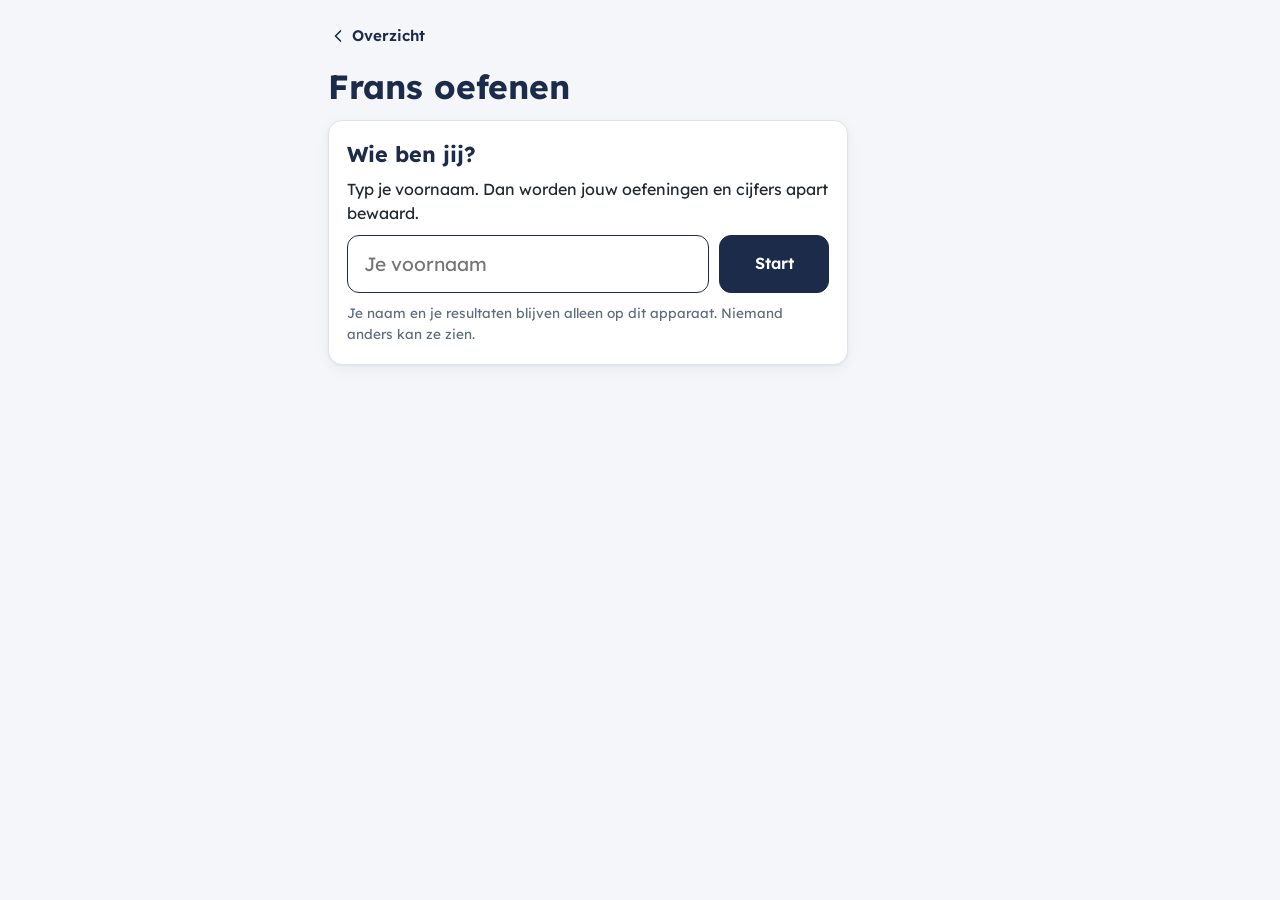
<file: frans/01-unite-1-bonjour/woordjes.html>
<!DOCTYPE html>
<html lang="nl">
<head>
<meta charset="utf-8">
<meta name="viewport" content="width=device-width, initial-scale=1, viewport-fit=cover">
<title>Frans oefenen – Apprendre 1 t/m 6 en 8</title>
<meta name="description" content="Woordjes Apprendre 1 t/m 6 en 8 oefenen en toetsen">
<link rel="stylesheet" href="../../_leermodule/v1/leermodule.css">
</head>
<body>
<div id="app"><noscript>Zet JavaScript aan om deze app te gebruiken.</noscript></div>
<script src="../../_leermodule/v1/leermodule.js"></script>
<script>
Leermodule.start({
  id: 'frans-u1-woordjes',
  titel: 'Frans oefenen',
  ondertitel: 'Woordjes uit Apprendre 1 t/m 6 en 8',
  taal: 'fr',
  teksten: { top: 'Magnifique! Uitstekend gedaan.' },
  onderdelen: [
    {id:'a1', titel:'Apprendre 1', sub:'Vocabulaire thématique', woorden:[
      ['dag','bonjour'],['hoi','salut'],['tot ziens','au revoir'],['hoe gaat het?','ça va ?'],['bedankt','merci'],
      ['ja','oui'],['nee','non'],['de jongen','le garçon'],['het meisje','la fille'],
      ['meneer','monsieur'],['mevrouw','madame'],['het is, dat is','c’est'],['Frans','français(e)'],
      ['Nederlands','néerlandais(e)'],['waar?','où ?']
    ]},
    {id:'a2', titel:'Apprendre 2', sub:'Lire – vocabulaire', richting:'herkennen', woorden:[
      ['ik heet','je m’appelle'],['de vriend','l’ami (m)'],['ik woon (wonen)','j’habite (habiter)'],['de wijk','le quartier'],
      ['de school','l’école (f)'],['de middelbare school (klas 1, 2, 3)','le collège'],['de klas','la classe'],
      ['hier is, hier zijn','voici'],['daar is, daar zijn','voilà'],['en jij?','et toi ?'],
      ['het land','le pays'],['Frankrijk','la France'],['de stad','la ville'],['de straat','la rue'],
      ['groot','grand'],['mooi, leuk','joli'],['er is, er zijn','il y a'],['ook','aussi']
    ]},
    {id:'a3', titel:'Apprendre 3', sub:'Grammaire – être (zijn)', woorden:[
      ['ik ben','je suis'],['jij bent','tu es'],['hij is','il est'],['zij is','elle est'],
      ['wij zijn, men is','on est'],['wij zijn','nous sommes',null,['nous sommes','on est']],
      ['jullie zijn, u bent','vous êtes'],['zij zijn (m)','ils sont'],['zij zijn (v)','elles sont']
    ]},
    {id:'a4', titel:'Apprendre 4', sub:'Écouter – vocabulaire', richting:'herkennen', woorden:[
      ['ja','oui'],['nee','non'],['de jongen','le garçon'],['het meisje','la fille'],['de vriendin','l’amie (f)'],
      ['hoe?','comment ?'],['het gaat goed','ça va bien'],['de voornaam','le prénom'],['hoe gaat het?','ça va ?'],
      ['bedankt','merci'],['voorstellen','présenter'],['ik?','moi ?'],['tot later','à plus'],['leuk','chouette'],
      ['wie?','qui ?'],['nieuw','nouveau, nouvelle'],['daar, daarginds','là-bas'],['kijk! (kijken naar)','regarde ! (regarder)']
    ]},
    {id:'a5', titel:'Apprendre 5', sub:'Grammaire – het lidwoord', woorden:[
      ['de jongen','le garçon'],['het meisje','la fille'],['de middelbare school','le collège'],['de klas','la classe'],
      ['de vriend','l’ami (m)'],['de vriendin','l’amie (f)'],['het hotel','l’hôtel (m)'],['het adres','l’adresse (f)'],
      ['de jongens','les garçons'],['de meisjes','les filles'],['de bomen','les arbres'],['de hotels','les hôtels'],
      ['een jongen','un garçon'],['een middelbare school','un collège'],['een hotel','un hôtel'],
      ['een meisje','une fille'],['een klas','une classe'],['een adres','une adresse'],
      ['vrienden','des amis'],['meisjes','des filles'],
      ['De camping is mooi.','Le camping est joli.'],['Hij is mooi. (de camping)','Il est joli.'],
      ['De campings zijn mooi.','Les campings sont jolis.'],['Ze zijn mooi. (de campings)','Ils sont jolis.'],
      ['De kamer is mooi.','La chambre est jolie.'],['Hij is mooi. (de kamer)','Elle est jolie.'],
      ['De kamers zijn mooi.','Les chambres sont jolies.'],['Ze zijn mooi. (de kamers)','Elles sont jolies.']
    ]},
    {id:'a6', titel:'Apprendre 6', sub:'Parler – vocabulaire', woorden:[
      ['in de brugklas','en sixième'],['in','dans'],['aardig','sympa'],['ik stel je voor','je te présente'],['waar?','où ?'],
      ['het appartement','l’appartement (m)'],['het huis','la maison'],['ver','loin'],['de tuin','le jardin'],
      ['hij heet','il s’appelle'],['de minuut','la minute'],['nu','maintenant'],['heel, erg','très'],['goed','bien'],
      ['het zwembad','la piscine'],['en','et'],['maar','mais'],['met','avec']
    ]},
    {id:'a8', titel:'Apprendre 8', sub:'Écrire – vocabulaire', woorden:[
      ['Frans','français(e)'],['de zee','la mer'],['geweldig','super'],['klein','petit'],['van','de'],
      ['dezelfde, hetzelfde','le / la même',null,['le / la même','le/la même','le même','la même']],
      ['tevreden, blij','content'],['of','ou'],['sportief','sportif'],
      ['de bus','le bus'],['de achternaam','le nom de famille'],['de leeftijd','l’âge (m)'],['het adres','l’adresse (f)'],
      ['de nationaliteit','la nationalité (f)'],['de hobby','le hobby'],['dicht bij','près de'],['tennis','le tennis'],['dan, dus','alors']
    ]}
]
});
</script>
</body>
</html>
</file>
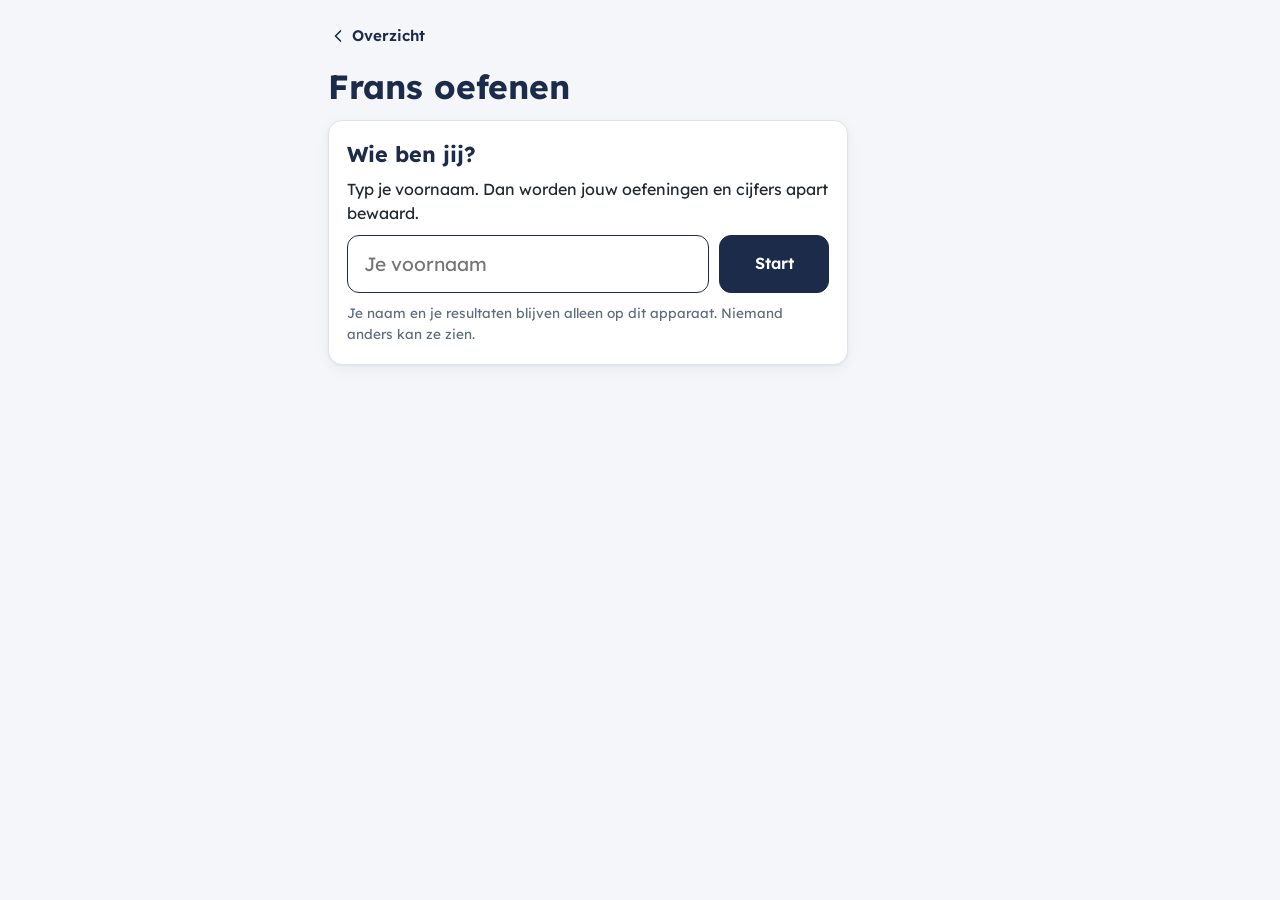
<file: frans/03-apprendre-4-5-6-8/woordjes.html>
<!DOCTYPE html>
<html lang="nl">
<head>
<meta charset="utf-8">
<meta name="viewport" content="width=device-width, initial-scale=1, viewport-fit=cover">
<title>Frans – Apprendre 4, 5, 6 en 8</title>
<meta name="description" content="Woordjes van Apprendre 4, 6 en 8 en het bezittelijk voornaamwoord (mon, ma, mes) oefenen en toetsen">
<link rel="stylesheet" href="../../_leermodule/v1/leermodule.css">
</head>
<body>
<div id="app"><noscript>Zet JavaScript aan om deze app te gebruiken.</noscript></div>
<script src="../../_leermodule/v1/leermodule.js"></script>
<script>
/* Toets 30 november: Apprendre 4, 5, 6 en 8. Woordjes overgenomen uit het boek (gelijk aan de module La famille);
   Apprendre 5 (Grammaire II, het bezittelijk voornaamwoord) van de foto van 20 november. */
Leermodule.start({
  id: 'frans-a4568-woordjes',
  titel: 'Frans oefenen',
  ondertitel: 'Apprendre 4, 5, 6 en 8: woordjes en het bezittelijk voornaamwoord',
  taal: 'fr',
  teksten: { top: 'Magnifique! Uitstekend gedaan.' },
  onderdelen: [
  {id:'a4', titel:'Apprendre 4', sub:'Écouter – vocabulaire', richting:'herkennen', woorden:[
    ['gescheiden (scheiden)','divorcé (divorcer)'],['getrouwd (trouwen)','marié (se marier)'],['de halfbroer','le demi-frère'],
    ['het enig kind','le fils / la fille unique',null,['le fils unique','la fille unique','le fils / la fille unique']],
    ['alleen','seul(e)'],['het kind','l’enfant (m / f)',null,['l’enfant']],['de buurvrouw','la voisine'],['het weekend','le weekend'],
    ['de buurman','le voisin'],['de oom','l’oncle (m)'],['de tante','la tante'],['de vriend','le copain'],['de vriendin','la copine'],
    ['de trein','le train'],['wacht! (wachten op)','attends ! (attendre)'],['de boodschap','le message'],['luisteren (naar)','écouter'],['de slaapkamer','la chambre']
  ]},
  {id:'a5', titel:'Apprendre 5', sub:'Grammaire II – het bezittelijk voornaamwoord',
    uitleg: [
      { kop: 'Van wie is het?', open: true, html: `
        <p>Het bezittelijk voornaamwoord geeft aan <span class="mark">van wie iets is</span>.</p>
        <p><span class="voorbeeld">C’est le père de Nathan.</span> = Het is de vader van Nathan.<br>
           <span class="voorbeeld">C’est son père.</span> = Het is zijn vader.</p>
        <p>De vorm hangt af van het zelfstandig naamwoord dat erachter komt: <strong>mannelijk</strong>, <strong>vrouwelijk</strong> of <strong>meervoud</strong>.</p>
        <table>
          <tr><th></th><th>mannelijk enkelvoud</th><th>vrouwelijk enkelvoud</th><th>meervoud</th></tr>
          <tr><td>mijn</td><td><strong>mon</strong> frère</td><td><strong>ma</strong> sœur</td><td><strong>mes</strong> parents</td></tr>
          <tr><td>jouw</td><td><strong>ton</strong> frère</td><td><strong>ta</strong> sœur</td><td><strong>tes</strong> parents</td></tr>
          <tr><td>zijn</td><td><strong>son</strong> frère</td><td><strong>sa</strong> sœur</td><td><strong>ses</strong> parents</td></tr>
          <tr><td>haar</td><td><strong>son</strong> frère</td><td><strong>sa</strong> sœur</td><td><strong>ses</strong> parents</td></tr>
        </table>
        <p class="let-op"><strong>son, sa, ses</strong> betekent zowel <em>zijn</em> als <em>haar</em>. Je kiest de vorm bij het woord erachter, niet bij wie het is:<br>
          <span class="voorbeeld">Voilà Adam avec son frère.</span> = Daar is Adam met zijn broer.<br>
          <span class="voorbeeld">Voilà Lisa avec son frère.</span> = Daar is Lisa met haar broer.</p>` },
      { kop: 'Let op: klinker of stomme h', open: true, html: `
        <p>Begint een <strong>vrouwelijk</strong> woord met een klinker of een stomme h? Dan gebruik je in het enkelvoud de mannelijke vorm: <span class="mark">mon, ton of son</span>.</p>
        <table>
          <tr><th></th><th>niet</th><th>wel</th></tr>
          <tr><td>mijn adres</td><td><s>ma adresse</s></td><td><strong>mon adresse</strong></td></tr>
          <tr><td>jouw school</td><td><s>ta école</s></td><td><strong>ton école</strong></td></tr>
          <tr><td>zijn / haar verhaal</td><td><s>sa histoire</s></td><td><strong>son histoire</strong></td></tr>
        </table>
        <p class="tip">Tip: zie je een klinker en is het enkelvoud? Kies dan mon, ton of son.</p>` }
    ],
    vragen: [
      { vraag: 'Waar hangt de vorm van het bezittelijk voornaamwoord van af?', opties: ['Van het zelfstandig naamwoord erachter (mannelijk, vrouwelijk of meervoud)', 'Van wie het is (een jongen of een meisje)', 'Van het werkwoord in de zin'], antwoord: 0, uitleg: 'mon frère, ma sœur, mes parents: het woord erachter bepaalt de vorm.' },
      { vraag: 'Vertaal: <em>mijn broer</em>', antwoord: 'mon frère', ook: ['mon frere'], taal: 'fr', uitleg: 'frère is mannelijk → mon' },
      { vraag: 'Vertaal: <em>mijn zus</em>', antwoord: 'ma sœur', ook: ['ma soeur'], taal: 'fr', uitleg: 'sœur is vrouwelijk → ma' },
      { vraag: 'Vertaal: <em>mijn ouders</em>', antwoord: 'mes parents', taal: 'fr', uitleg: 'meervoud → mes' },
      { vraag: 'Vertaal: <em>jouw zus</em>', antwoord: 'ta sœur', ook: ['ta soeur'], taal: 'fr', uitleg: 'vrouwelijk → ta' },
      { vraag: 'Vertaal: <em>jouw ouders</em>', antwoord: 'tes parents', taal: 'fr', uitleg: 'meervoud → tes' },
      { vraag: 'Vertaal: <em>zijn vader</em>', antwoord: 'son père', ook: ['son pere'], taal: 'fr', uitleg: 'père is mannelijk → son' },
      { vraag: 'Vertaal: <em>haar vader</em>', antwoord: 'son père', ook: ['son pere'], taal: 'fr', uitleg: 'père is mannelijk → son, ook als het van een meisje is.' },
      { vraag: 'Vertaal: <em>zijn moeder</em>', antwoord: 'sa mère', ook: ['sa mere'], taal: 'fr', uitleg: 'mère is vrouwelijk → sa, ook als het van een jongen is.' },
      { vraag: 'Vertaal: <em>haar ouders</em>', antwoord: 'ses parents', taal: 'fr', uitleg: 'meervoud → ses' },
      { vraag: 'Vertaal: <em>mijn adres</em>', antwoord: 'mon adresse', taal: 'fr', uitleg: 'adresse is vrouwelijk, maar begint met een klinker → mon' },
      { vraag: 'Vertaal: <em>jouw school</em>', antwoord: 'ton école', ook: ['ton ecole'], taal: 'fr', uitleg: 'école begint met een klinker → ton' },
      { vraag: 'Vertaal: <em>haar verhaal</em>', antwoord: 'son histoire', taal: 'fr', uitleg: 'histoire begint met een stomme h → son' },
      { vraag: 'Kies: <em>Voilà Lisa avec ___ frère.</em>', opties: ['son', 'sa', 'ses'], antwoord: 0, husselen: false, uitleg: 'frère is mannelijk → son (= haar broer).' },
      { vraag: 'Kies: <em>Voilà Adam avec ___ sœur.</em>', opties: ['son', 'sa', 'ses'], antwoord: 1, husselen: false, uitleg: 'sœur is vrouwelijk → sa (= zijn zus).' },
      { vraag: 'Kies: <em>C’est le père de Nathan. C’est ___ père.</em>', opties: ['son', 'sa', 'ses'], antwoord: 0, husselen: false, uitleg: 'père is mannelijk → son.' },
      { vraag: 'Welke is goed?', opties: ['ton école', 'ta école'], antwoord: 0, husselen: false, uitleg: 'Vrouwelijk woord met een klinker → ton.' },
      { vraag: 'Welke is goed?', opties: ['mon adresse', 'ma adresse'], antwoord: 0, husselen: false, uitleg: 'Vrouwelijk woord met een klinker → mon.' },
      { vraag: 'Waarom zeg je <em>son histoire</em> en niet <em>sa histoire</em>?', opties: ['Omdat histoire met een stomme h begint', 'Omdat histoire mannelijk is', 'Omdat het van een jongen is'], antwoord: 0, uitleg: 'Klinker of stomme h in het enkelvoud → mon, ton, son.' },
      { vraag: 'Kies: <em>J’aime ___ chat.</em> (mijn)', opties: ['mon', 'ma', 'mes'], antwoord: 0, husselen: false, uitleg: 'le chat is mannelijk → mon chat.' },
      { vraag: 'Kies: <em>C’est ___ copine.</em> (zijn)', opties: ['son', 'sa', 'ses'], antwoord: 1, husselen: false, uitleg: 'la copine is vrouwelijk → sa copine.' },
      { vraag: 'Kies: <em>Voilà ___ grands-parents.</em> (jouw)', opties: ['ton', 'ta', 'tes'], antwoord: 2, husselen: false, uitleg: 'meervoud → tes.' }
    ]},
  {id:'a6', titel:'Apprendre 6', sub:'Parler – vocabulaire', woorden:[
    ['organiseren','organiser'],['welke','quel'],['oud','vieux'],['het dier','l’animal (m)'],['dol zijn op','adorer'],
    ['de muziek','la musique'],['bij (thuis)','chez'],['schattig','mignon'],['de metro','le métro'],
    ['alleen maar','seulement'],['naar huis gaan','rentrer'],['bovendien','en plus'],['lopend','à pied'],['de kat','le chat'],
    ['de dag','la journée'],['het geluk','la chance'],['geweldig','génial'],['zoals','comme']
  ]},
  {id:'a8', titel:'Apprendre 8', sub:'Écrire – vocabulaire', woorden:[
    ['de foto','la photo'],['klaargemaakt, voorbereid (klaarmaken, voorbereiden)','préparé (préparer)'],['goed, lekker','bon, bonne'],['de taart','le gâteau'],
    ['de bloem','la fleur'],['zij lacht (lachen)','elle rit (rire)'],['de man, echtgenoot','le mari'],['grappig','drôle'],['de vakantie','les vacances (f pl)'],
    ['augustus','août',null,['août','aout']],['mama','maman'],['de olijf','l’olive (f)'],['op','sur'],
    ['de tafel','la table'],['iedereen','tout le monde'],['altijd','toujours'],['sinds','depuis']
  ]}
  ]
});
</script>
</body>
</html>
</file>
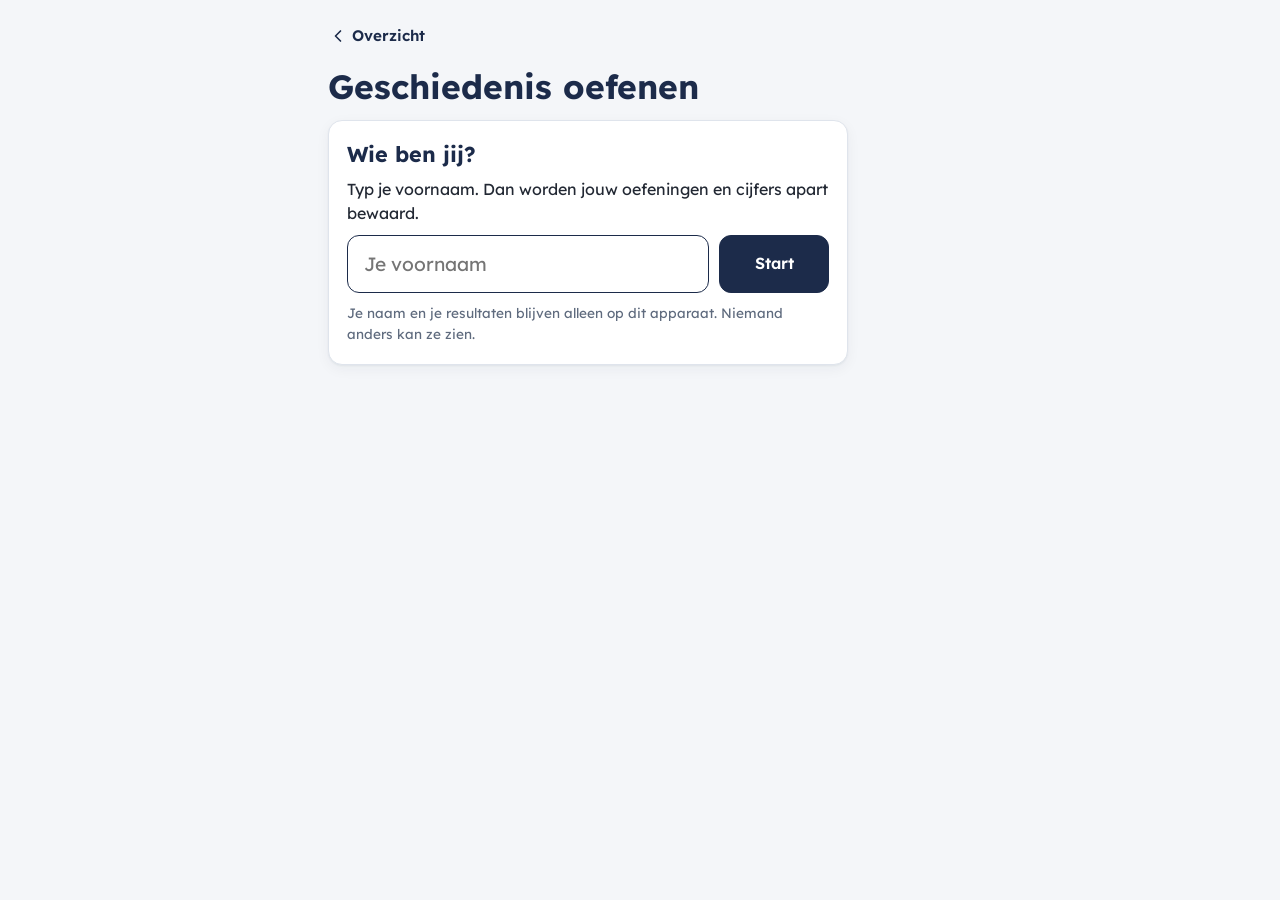
<file: geschiedenis/01-boeren-en-egypte/boeren-en-egypte.html>
<!DOCTYPE html>
<html lang="nl">
<head>
<meta charset="utf-8">
<meta name="viewport" content="width=device-width, initial-scale=1, viewport-fit=cover">
<title>Geschiedenis – De eerste boeren en Egypte</title>
<meta name="description" content="Paragraaf 2 t/m 4: agrarische revolutie, irrigatielandbouw langs de Nijl en Egypte als machtige staat">
<link rel="stylesheet" href="../../_leermodule/v1/leermodule.css">
</head>
<body>
<div id="app"><noscript>Zet JavaScript aan om deze app te gebruiken.</noscript></div>
<script src="../../_leermodule/v1/leermodule.js"></script>
<script>
Leermodule.start({
  id: 'gs-h1-boeren-egypte',
  titel: 'Geschiedenis oefenen',
  ondertitel: 'De eerste boeren en Egypte (paragraaf 2, 3 en 4)',
  toets: { aantallen: [10, 20, 30], standaard: 20 },

  onderdelen: [
    /* ================= PARAGRAAF 2 ================= */
    {
      id: 'p2', titel: 'De eerste boeren', sub: 'Paragraaf 2 (blz. 24–25)',
      uitleg: [
        { kop: '🎯 Leerdoelen: dit moet je kunnen', open: true, html: `
          <ul>
            <li>Beschrijven wat de <strong>agrarische revolutie</strong> inhield.</li>
            <li>Enkele mogelijke <strong>verklaringen</strong> geven voor de overgang van jagen-verzamelen naar landbouw.</li>
            <li>Uitleggen tot welke <strong>economische, sociale en culturele</strong> veranderingen de agrarische revolutie leidde.</li>
          </ul>` },
        { kop: 'Een belangrijke ontdekking', open: true, html: `
          <p>Jagers-verzamelaars leefden onder andere van planten die ze in de natuur verzamelden. Rond <span class="mark">9000 v.C.</span> begonnen kleine groepjes jagers-verzamelaars zelf graan en groenten te verbouwen: <strong>akkerbouw</strong>. Dat ging in heel kleine stapjes: eerst wat graankorrels in de grond stoppen, later ook onkruid wieden en bij droogte water geven.</p>
          <p>De eerste mensen die aan akkerbouw deden, leefden in het <span class="mark">Midden-Oosten</span>.</p>
          <p>Duizenden jaren later begon daar het houden van dieren. Mensen temden runderen, geiten, schapen en varkens. Dat vee gaf melk, vlees en wol: <strong>veeteelt</strong>. De vroegste boeren jaagden nog volop.</p>
          <table>
            <tr><th>Begrip</th><th>Betekenis</th></tr>
            <tr><td>Akkerbouw</td><td>Zelf gewassen verbouwen, zoals graan en groenten</td></tr>
            <tr><td>Veeteelt</td><td>Tamme dieren houden voor melk, vlees en wol</td></tr>
            <tr><td>Landbouw</td><td>Akkerbouw + veeteelt samen</td></tr>
            <tr><td>Agrarische revolutie</td><td>De overgang van jagen en verzamelen naar landbouw</td></tr>
          </table>
          <p class="tip">Waarom heet het een <strong>revolutie</strong>? Een revolutie is een verandering die (voor die tijd) heel snel ging en grote gevolgen had. Agrarisch betekent: met landbouw te maken.</p>` },
        { kop: 'Oorzaken: waarom werden mensen boer?', html: `
          <p>Boerenwerk was <strong>zwaarder</strong> dan jagen en verzamelen, en kostte meer tijd. Waarom werden mensen dan toch boer? Archeologen denken dat het in <span class="mark">drie fases</span> ging:</p>
          <ol>
            <li><strong>Fase 1 (± 10.000 v.C.):</strong> het klimaat in het Midden-Oosten verbeterde. Er was meer voedsel in de natuur, dus mensen hoefden niet meer rond te trekken. Ze bleven op één plek wonen.</li>
            <li><strong>Fase 2 (± 1000 jaar later):</strong> mensen gingen voorzichtig <strong>experimenteren</strong> met zaaien en oogsten. Ze leerden steeds meer over planten en dieren. Graan verbouwen en dieren temmen leverde steeds meer op.</li>
            <li><strong>Fase 3:</strong> landbouw werd een <strong>levensnoodzaak</strong>. Meer voedsel → meer mensen bleven in leven → de bevolking groeide → nog meer voedsel nodig. Omdat mensen niet meer rondtrokken, moesten ze steeds meer verbouwen en meer dieren houden.</li>
          </ol>
          <p>Waarom juist in het <strong>Midden-Oosten</strong>? Daar groeiden wilde graansoorten en bonen die goed te verbouwen waren, en er leefden dieren die goed te temmen waren (runderen, schapen, geiten, varkens). Ook op andere plekken in de wereld vonden mensen de landbouw uit. Langzaam verspreidde landbouw zich over de hele aardbol.</p>` },
        { kop: 'Grote gevolgen', html: `
          <ul>
            <li><strong>Vaste woonplaats:</strong> boeren moesten hun gewassen en vee verzorgen. Ze woonden in vaste huizen (van gedroogde klei) in plaats van in grotten of tenten. Er ontstonden <strong>dorpjes</strong>, waar boeren elkaar hielpen en samen de oogst en het vee beschermden.</li>
            <li><strong>Economisch:</strong> er kwam meer voedsel, de bevolking groeide en sommige mensen werden <strong>rijker</strong> dan anderen. Dat is een verandering in de <span class="mark">economie</span>: alles wat te maken heeft met hoe mensen in hun onderhoud voorzien en hoe de opbrengsten van het werk verdeeld worden.</li>
            <li><strong>Sociaal:</strong> de verschillen tussen mensen werden groter. Boerendorpen waren groter: eerst ± <strong>150 inwoners</strong>, rond <strong>7000 v.C.</strong> woonden er in <strong>Jericho</strong> al 2.000 mensen. Je kon niet meer alles samen bespreken, dus sommigen namen de <strong>leiding</strong> en kregen meer macht.</li>
            <li><strong>Cultureel:</strong> rijke en machtige mensen lieten dat zien met mooie, dure kleren, wapens, sieraden en grotere huizen.</li>
            <li><strong>Gezondheid (niet altijd gunstig):</strong> harder werken; eerder ziek doordat mensen onder één dak met het vee woonden; minder gevarieerd eten; en bij een misoogst konden boeren niet makkelijk verhuizen, dus leden ze honger.</li>
          </ul>
          <p class="tip">Toch zijn er nu bijna geen jagers-verzamelaars meer: de boer heeft "gewonnen" van de jager-verzamelaar.</p>
          <p class="let-op">Ezelsbruggetje voor de gevolgen: <strong>E-S-C</strong> = Economisch (rijkdom), Sociaal (macht/leiders), Cultureel (laten zien met spullen).</p>` },
        { kop: 'Bronnen bij deze paragraaf', html: `
          <ul>
            <li><strong>Bron 2:</strong> rotstekening in een grot in Tassili n'Ajjer (Algerije): een van de vroegste afbeeldingen van mensen die een kudde bewaken. Enkele duizenden jaren oud; hoe oud precies is onbekend.</li>
            <li><strong>Bron 3:</strong> muurschildering uit een Egyptisch graf (ca. 1300 v.C.): de vrouw plukt vlas (voor linnen), de man oogst graan.</li>
            <li><strong>Bron 4:</strong> huis van gedroogde klei uit de oudste landbouwnederzettingen: woning, stal én opslagplaats voor de oogst.</li>
          </ul>` }
      ],
      kaartjes: [
        ['Akkerbouw', 'Zelf gewassen verbouwen, zoals graan en groenten.'],
        ['Veeteelt', 'Tamme dieren houden (runderen, geiten, schapen, varkens) voor melk, vlees en wol.'],
        ['Landbouw', 'Akkerbouw en veeteelt samen.'],
        ['Agrarische revolutie', 'De overgang van jagen en verzamelen naar landbouw. Een revolutie = een verandering die (voor die tijd) snel ging en grote gevolgen had.'],
        ['Economie', 'Alles wat te maken heeft met de manier waarop mensen in hun onderhoud voorzien en hoe de opbrengsten van het werk worden verdeeld.'],
        ['Rond 9000 v.C.', 'Begin van de akkerbouw in het Midden-Oosten.'],
        ['De 3 fases (oorzaken)', '1 beter klimaat → op één plek blijven wonen · 2 experimenteren met zaaien en temmen · 3 bevolkingsgroei → landbouw wordt een levensnoodzaak.'],
        ['Waarom eerst in het Midden-Oosten?', 'Er groeiden wilde graansoorten en bonen die goed te verbouwen waren, en er leefden dieren die goed te temmen waren.'],
        ['Gevolgen agrarische revolutie', 'Vaste woonplaats en dorpen · economisch: meer voedsel, bevolkingsgroei, rijkdomsverschillen · sociaal: leiders met meer macht · cultureel: rijkdom laten zien · gezondheid: harder werken, ziektes, eenzijdig eten, honger bij misoogst.'],
        ['Jericho, rond 7000 v.C.', 'Plaats in het Midden-Oosten waar al 2.000 mensen woonden (eerste dorpen: ± 150 inwoners).']
      ],
      vragen: [
        { vraag: 'Hoe noem je het zelf verbouwen van graan en groenten?', antwoord: 'akkerbouw', uitleg: 'Akkerbouw = gewassen verbouwen. Veeteelt = dieren houden.' },
        { vraag: 'Hoe noem je het houden van tamme dieren voor melk, vlees en wol?', antwoord: 'veeteelt', uitleg: 'Runderen, geiten, schapen en varkens werden getemd.' },
        { vraag: 'Akkerbouw en veeteelt samen noem je …', antwoord: 'landbouw', uitleg: 'Landbouw = akkerbouw + veeteelt.' },
        { vraag: 'Hoe heet de overgang van jagen en verzamelen naar landbouw?', antwoord: 'agrarische revolutie', ook: ['de agrarische revolutie'], uitleg: 'Agrarisch = met landbouw te maken; revolutie = snelle verandering met grote gevolgen.' },
        { vraag: 'Rond welk jaar begonnen mensen met akkerbouw?', opties: ['Rond 90.000 v.C.', 'Rond 9000 v.C.', 'Rond 3000 v.C.', 'Rond 900 v.C.'], antwoord: 1, uitleg: 'Rond 9000 v.C. begonnen kleine groepjes jagers-verzamelaars zelf graan en groenten te verbouwen.' },
        { vraag: 'Waar leefden de eerste mensen die aan akkerbouw deden?', opties: ['In Egypte', 'In Europa', 'In het Midden-Oosten', 'In Algerije'], antwoord: 2, uitleg: 'De landbouw ontstond het eerst in het Midden-Oosten.' },
        { vraag: 'Wat kwam eerst?', opties: ['Veeteelt', 'Akkerbouw', 'Allebei tegelijk'], antwoord: 1, husselen: false, uitleg: 'Eerst akkerbouw; duizenden jaren later begon het houden van dieren.' },
        { vraag: 'Waarom spreken archeologen over een <em>revolutie</em>?', opties: ['Omdat er een oorlog was', 'Omdat de verandering (voor die tijd) heel snel ging en grote gevolgen had', 'Omdat de jagers in opstand kwamen', 'Omdat het in één jaar gebeurde'], antwoord: 1, uitleg: 'Het ging in kleine stapjes, maar voor die tijd toch snel, met enorme gevolgen.' },
        { vraag: 'Wat was er zwaarder?', opties: ['Het werk van boeren', 'Het werk van jagers-verzamelaars'], antwoord: 0, husselen: false, uitleg: 'Boerenwerk was zwaarder en kostte meer tijd. Daarom is het een raadsel waarom mensen boer werden.' },
        { vraag: 'Wat gebeurde er in de eerste fase (± 10.000 v.C.)?', opties: ['Het klimaat verbeterde, waardoor mensen op één plek konden blijven wonen', 'Mensen gingen experimenteren met zaaien', 'De bevolking groeide heel snel', 'Mensen temden de eerste dieren'], antwoord: 0, uitleg: 'Door het betere klimaat was er meer voedsel in de natuur en hoefden mensen niet meer rond te trekken.' },
        { vraag: 'Wat gebeurde er in de tweede fase?', opties: ['Het klimaat verbeterde', 'Mensen gingen voorzichtig experimenteren met landbouw en leerden steeds meer over planten en dieren', 'Er ontstonden steden', 'Landbouw werd een levensnoodzaak'], antwoord: 1, uitleg: 'Ze hielpen de natuur een handje door zelf te zaaien en te oogsten.' },
        { vraag: 'Waarom werd landbouw in de derde fase een <em>levensnoodzaak</em>?', opties: ['Omdat jagen verboden werd', 'Omdat de bevolking groeide en mensen niet meer rondtrokken, dus moesten ze steeds meer verbouwen', 'Omdat het klimaat slechter werd', 'Omdat de dieren uitstierven'], antwoord: 1, uitleg: 'Meer voedsel → meer mensen → nog meer voedsel nodig. Een vicieuze cirkel.' },
        { vraag: 'Waarom ontstond de landbouw juist in het Midden-Oosten?', opties: ['Er was veel regen', 'Er groeiden wilde granen en bonen die goed te verbouwen waren, en er leefden goed te temmen dieren', 'Daar woonden de meeste mensen', 'Daar was geen wild om op te jagen'], antwoord: 1, uitleg: 'Runderen, schapen, geiten en varkens waren daar goed te temmen.' },
        { vraag: 'Waarom kozen boeren een vaste woonplaats?', opties: ['Omdat ze moe waren van het rondtrekken', 'Omdat ze hun gewassen en vee moesten verzorgen', 'Omdat de leider dat besliste', 'Omdat er geen tenten meer waren'], antwoord: 1, uitleg: 'Akkers en dieren kun je niet achterlaten. Zo ontstonden dorpjes.' },
        { vraag: 'Wat betekent <em>economie</em>?', opties: ['Alles wat met geloof te maken heeft', 'Alles wat te maken heeft met hoe mensen in hun onderhoud voorzien en hoe de opbrengsten verdeeld worden', 'De manier waarop een land bestuurd wordt', 'Het verschil tussen arm en rijk'], antwoord: 1, uitleg: 'Economie gaat over werk, geld/opbrengsten en de verdeling daarvan.' },
        { vraag: 'Hoeveel inwoners hadden de eerste boerendorpen ongeveer?', opties: ['15', '150', '1.500', '15.000'], antwoord: 1, uitleg: 'Ongeveer 150. Rond 7000 v.C. woonden er in Jericho al 2.000 mensen.' },
        { vraag: 'Hoeveel mensen woonden er rond 7000 v.C. in Jericho?', opties: ['150', '500', '2.000', '20.000'], antwoord: 2, uitleg: 'Jericho in het Midden-Oosten had rond 7000 v.C. al 2.000 inwoners.' },
        { vraag: 'Welk gevolg van de agrarische revolutie was NIET gunstig voor de gezondheid?', opties: ['Mensen woonden onder één dak met het vee en werden eerder ziek', 'Er kwam meer voedsel', 'Mensen hoefden niet meer rond te trekken', 'Dorpen boden bescherming'], antwoord: 0, uitleg: 'Ook: harder werken, eenzijdig eten en honger bij misoogsten.' },
        { vraag: 'Waarom leden boeren bij een misoogst vaak honger?', opties: ['Ze konden niet makkelijk verhuizen', 'Ze mochten niet jagen', 'Ze hadden geen dieren', 'Ze gaven alles aan de leider'], antwoord: 0, uitleg: 'Jagers-verzamelaars trokken gewoon verder; boeren zaten vast aan hun akkers.' },
        { toepassen: true, vraag: 'In een dorp krijgt één familie veel meer graan en vee dan de anderen. Welk soort verandering is dit?', opties: ['Economisch', 'Cultureel', 'Godsdienstig'], antwoord: 0, uitleg: 'Verschillen in rijkdom horen bij de economie.' },
        { toepassen: true, vraag: 'Omdat het dorp te groot wordt om alles samen te bespreken, neemt één man de leiding. Welk soort verandering is dit?', opties: ['Economisch', 'Sociaal', 'Cultureel'], antwoord: 1, uitleg: 'Verschillen in macht tussen mensen = een sociale verandering.' },
        { toepassen: true, vraag: 'Een rijke boer laat dure sieraden en een groot huis voor zichzelf maken. Welk soort verandering is dit?', opties: ['Cultureel', 'Economisch', 'Sociaal'], antwoord: 0, uitleg: 'Rijkdom en macht laten zien met kleren, wapens, sieraden en huizen = cultureel.' },
        { toepassen: true, vraag: 'Bron 2 (rotstekening in Tassili n\'Ajjer) laat mensen zien die een kudde bewaken. Bij welk begrip past deze bron het best?', opties: ['Veeteelt', 'Akkerbouw', 'Irrigatielandbouw', 'Jagen en verzamelen'], antwoord: 0, uitleg: 'Een kudde bewaken = dieren houden = veeteelt.' },
        { toepassen: true, vraag: 'Bron 4 laat een huis van gedroogde klei zien. Waarvoor werd zo\'n huis gebruikt?', opties: ['Alleen als woning', 'Als woning, stal en opslagplaats voor de oogst', 'Als tempel', 'Als werkplaats'], antwoord: 1, uitleg: 'Mensen en vee onder één dak: handig, maar ook een bron van ziektes.' },
        { toepassen: true, vraag: 'Zet in de goede volgorde: (A) de bevolking groeit, (B) het klimaat verbetert, (C) mensen experimenteren met zaaien.', opties: ['B – C – A', 'A – B – C', 'C – B – A', 'B – A – C'], antwoord: 0, uitleg: 'Fase 1 beter klimaat, fase 2 experimenteren, fase 3 bevolkingsgroei en landbouw als levensnoodzaak.' },
        { vraag: 'Beschrijf wat de agrarische revolutie inhield.', model: 'De overgang van jagen en verzamelen naar landbouw (akkerbouw en veeteelt). Rond 9000 v.C. begonnen mensen in het Midden-Oosten zelf gewassen te verbouwen en later dieren te houden. Het heet een revolutie omdat het een (voor die tijd) snelle verandering met grote gevolgen was.' },
        { vraag: 'Geef de drie fases waarin mensen volgens archeologen boer werden.', model: '1) Het klimaat verbeterde (± 10.000 v.C.), er was meer voedsel en mensen bleven op één plek wonen. 2) Mensen gingen experimenteren met zaaien, oogsten en dieren temmen en leerden steeds meer. 3) De bevolking groeide, waardoor er steeds meer voedsel nodig was: landbouw werd een levensnoodzaak.' },
        { vraag: 'Noem een economisch, een sociaal en een cultureel gevolg van de agrarische revolutie.', model: 'Economisch: meer voedsel, bevolkingsgroei, sommige mensen werden rijker dan anderen. Sociaal: grotere dorpen, sommige mensen namen de leiding en kregen meer macht. Cultureel: rijke mensen lieten hun rijkdom zien met dure kleren, wapens, sieraden en grotere huizen.' }
      ]
    },

    /* ================= PARAGRAAF 3 ================= */
    {
      id: 'p3', titel: 'Landbouw en samenleving in Egypte', sub: 'Paragraaf 3',
      uitleg: [
        { kop: '🎯 Leerdoelen: dit moet je kunnen', open: true, html: `
          <ul>
            <li>Uitleggen hoe <strong>irrigatielandbouw</strong> langs de Nijl werkte.</li>
            <li>Uitleggen tot welke <strong>economische</strong> veranderingen het ontstaan van de landbouw in Egypte leidde.</li>
            <li>Uitleggen tot welke <strong>sociale</strong> veranderingen het ontstaan van de landbouw in Egypte leidde.</li>
          </ul>` },
        { kop: 'Landbouw langs de Nijl', open: true, html: `
          <p>Egypte is altijd heel vruchtbaar geweest. In de moerassen rond de monding van de Nijl (de <strong>Nijldelta</strong>) leefden eerst jagers-verzamelaars. Na <span class="mark">4000 v.C.</span> gingen zij langzaam over op landbouw.</p>
          <p>Zo werkte het:</p>
          <ol>
            <li>Elke <strong>zomer</strong> steeg het water van de Nijl, door hevige regen 6.000 km naar het zuiden, midden in Afrika.</li>
            <li>De rivier overstroomde het land en nam <strong>vruchtbaar slib</strong> mee.</li>
            <li>Als het water gezakt was, verbouwden de Egyptenaren hun gewassen op de drooggevallen grond.</li>
            <li>Om het hele jaar water te hebben, legden ze <strong>dijken, waterbekkens en kanaaltjes</strong> aan. Via kanalen konden ze ook akkers verder van de Nijl bevloeien; dijken en bekkens hielden het water zo lang mogelijk vast.</li>
          </ol>
          <p>Deze manier van landbouw heet <span class="mark">irrigatielandbouw</span>.</p>
          <p>Ze verbouwden graan en groenten (uien, sla, bonen), hielden vee, vingen vis en jaagden op wilde dieren bij de Nijl. De Nijl zorgde op allerlei manieren voor voedsel.</p>` },
        { kop: 'Handel en steden (economische veranderingen)', html: `
          <ul>
            <li><strong>Overschot:</strong> door irrigatielandbouw leverden de akkers meer voedsel op dan de boeren zelf nodig hadden. Gevolgen: (1) de bevolking groeide, (2) niet iedereen hoefde nog boer te zijn.</li>
            <li><strong>Specialisatie:</strong> sommige mensen kozen een ander beroep, vooral <span class="mark">nijverheid</span>: met de hand voorwerpen maken, zoals gereedschap, kleding, meubels en sieraden (timmerman, pottenbakker, wever). Niet alles zelf maken, maar één beroep uitoefenen = <span class="mark">specialisatie</span>.</li>
            <li><strong>Handel:</strong> vaklui ruilden hun werk of producten tegen voedsel of andere spullen. Zo ontstond <span class="mark">handel</span>, ook met gebieden buiten Egypte (ivoor, hout, vee, kostbare stenen).</li>
            <li><strong>Steden:</strong> dorpen langs de Nijl groeiden uit tot steden, zoals <strong>Memphis</strong> en <strong>Thebe</strong>. Daar woonden handwerkslieden, bestuurders, priesters, handelaren én boeren: samen een <span class="mark">stedelijke gemeenschap</span>.</li>
            <li><strong>Uitvindingen:</strong> pottenbakkersschijf, wiel, ploeg en maalstenen voor graan. Mensen ontdekten <strong>brons</strong> (koper + tin samensmelten). Vanaf <span class="mark">3000 v.C.</span> werden stenen werktuigen vervangen door bronzen werktuigen. Brons kon je gieten, dus je kon er veel meer vormen mee maken dan met steen.</li>
          </ul>
          <p class="tip">Keten om te onthouden: irrigatie → overschot → bevolkingsgroei + specialisatie → handel → steden.</p>` },
        { kop: 'Verschillen in rijkdom en macht (sociale veranderingen)', html: `
          <p>In Egypte waren de verschillen in rijkdom en macht veel groter dan bij jagers-verzamelaars. Dat kwam door het bezit van land en vee, de nieuwe beroepen en het ontstaan van een bestuur. Egypte kreeg verschillende <span class="mark">sociale lagen</span>, van weinig naar veel aanzien:</p>
          <ol>
            <li><strong>Mensen in slavernij</strong>: eigendom van iemand anders (bijv. krijgsgevangenen), zwaar werk, (bijna) niet betaald. <span class="mark">Slavernij</span>.</li>
            <li><strong>Boeren</strong>: verreweg de grootste groep, weinig aanzien.</li>
            <li><strong>Eenvoudige handwerkslieden</strong>: ook weinig aanzien.</li>
            <li><strong>Goed geschoolde mensen</strong>, zoals schrijvers en bouwmeesters: veel meer respect.</li>
            <li><strong>Belangrijke bestuurders en mensen met godsdienstige taken</strong>: het meeste aanzien en gezag.</li>
          </ol>
          <p>Bovenaan stond de <span class="mark">farao</span>, de koning van Egypte. Hij had de meeste macht en bezat veel land. De machtigste farao's lieten <strong>piramides</strong> bouwen als grafmonument, zodat iedereen zag hoe belangrijk ze waren.</p>
          <p><strong>Vrouwen:</strong> we weten het niet precies, want alles is opgeschreven door mannen. Vrouwen konden geen hoge bestuurder worden, maar hadden meer rechten dan in andere samenlevingen: ze mochten eigendom hebben en hadden bij de rechtbank dezelfde rechten als mannen. In het dagelijks leven zorgden ze vooral voor huishouden en kinderen.</p>` },
        { kop: 'Bronnen bij deze paragraaf', html: `
          <ul>
            <li><strong>Bron 2:</strong> dwarsdoorsnedes van de Nijl tijdens en na de overstromingen: eerst alles onder water, daarna akkers op de drooggevallen, vruchtbare grond.</li>
            <li><strong>Bron 3:</strong> houten model van een Egyptische werkplaats (ca. 2000 v.C.): vaklui aan het werk, voorbeeld van nijverheid en specialisatie.</li>
            <li><strong>Bron 4:</strong> ketting uit het graf van een hoge bestuurder (ca. 1450 v.C.): rijke mensen lieten hun rijkdom zien, ook in hun graf.</li>
          </ul>` }
      ],
      kaartjes: [
        ['Irrigatielandbouw', 'Landbouw waarbij je akkers bevloeit met water via dijken, waterbekkens en kanaaltjes (zoals langs de Nijl).'],
        ['Slib', 'Vruchtbare modder die de Nijl bij de overstroming op het land achterliet.'],
        ['Waarom overstroomde de Nijl?', 'Elke zomer door hevige regenval 6.000 km naar het zuiden, midden in Afrika.'],
        ['Nijverheid', 'Met de hand voorwerpen maken, zoals gereedschap, kleding, meubels en sieraden.'],
        ['Specialisatie', 'Niet alles zelf maken, maar één beroep uitoefenen (timmerman, pottenbakker, wever).'],
        ['Handel', 'Arbeid of producten ruilen tegen voedsel of andere benodigdheden.'],
        ['Stedelijke gemeenschap', 'Alle mensen in een stad samen: handwerkslieden, bestuurders, priesters, handelaren en boeren.'],
        ['Memphis en Thebe', 'Steden langs de Nijl die uit dorpen groeiden.'],
        ['Brons', 'Koper + tin samengesmolten. Vanaf 3000 v.C. vervingen bronzen werktuigen de stenen. Brons kun je gieten.'],
        ['Sociale lagen', 'Groepen in de samenleving met verschillend aanzien. Egypte (laag → hoog): mensen in slavernij, boeren, eenvoudige handwerkslieden, geschoolden (schrijvers, bouwmeesters), bestuurders en priesters, farao.'],
        ['Slavernij', 'Mensen die eigendom zijn van iemand anders, bijvoorbeeld krijgsgevangenen. Ze moesten zwaar werk doen en kregen (bijna) niets betaald.'],
        ['Farao', 'De koning van Egypte: de belangrijkste bestuurder, met de meeste macht en veel land.'],
        ['Vrouwen in Egypte', 'Geen hoge bestuurder, maar wel eigendom en dezelfde rechten bij de rechtbank als mannen. Meer rechten dan elders in die tijd.']
      ],
      vragen: [
        { vraag: 'Hoe heet landbouw waarbij je akkers bevloeit via dijken, waterbekkens en kanaaltjes?', antwoord: 'irrigatielandbouw', ook: ['irrigatie'], uitleg: 'Irrigeren = bevloeien.' },
        { vraag: 'Hoe heet het met de hand maken van voorwerpen zoals gereedschap, kleding en meubels?', antwoord: 'nijverheid', uitleg: 'Timmerlieden, pottenbakkers en wevers deden aan nijverheid.' },
        { vraag: 'Niet alles zelf maken, maar één beroep uitoefenen. Hoe heet dat?', antwoord: 'specialisatie', uitleg: 'Specialisatie kon pas toen niet iedereen meer boer hoefde te zijn.' },
        { vraag: 'Hoe heet de koning van Egypte?', antwoord: 'farao', ook: ['de farao'], uitleg: 'De farao was de belangrijkste bestuurder.' },
        { vraag: 'Hoe noem je alle mensen in een stad samen (handwerkslieden, bestuurders, priesters, handelaren en boeren)?', antwoord: 'stedelijke gemeenschap', ook: ['een stedelijke gemeenschap'], uitleg: 'Bijvoorbeeld in Memphis en Thebe.' },
        { vraag: 'Wanneer gingen de mensen in de Nijldelta over op landbouw?', opties: ['Na 9000 v.C.', 'Na 4000 v.C.', 'Na 3000 v.C.', 'Na 1000 v.C.'], antwoord: 1, uitleg: 'Na 4000 v.C., dus veel later dan in het Midden-Oosten (9000 v.C.).' },
        { vraag: 'Waardoor steeg het water van de Nijl elke zomer?', opties: ['Door smeltende sneeuw in Egypte', 'Door hevige regenval 6.000 km naar het zuiden, midden in Afrika', 'Door de zee', 'Door de dijken'], antwoord: 1, uitleg: 'De regen viel ver weg in Afrika; het water stroomde naar Egypte.' },
        { vraag: 'Waarom was de overstroming goed voor de boeren?', opties: ['De Nijl liet vruchtbaar slib achter', 'Er kwamen vissen op het land', 'Het onkruid verdronk', 'De dieren kregen water'], antwoord: 0, uitleg: 'Na het zakken van het water konden ze op de vruchtbare, drooggevallen grond zaaien.' },
        { vraag: 'Waarvoor dienden de kanalen?', opties: ['Om met boten te varen', 'Om ook akkers verder van de Nijl water te geven', 'Om de stad te verdedigen', 'Om vis te kweken'], antwoord: 1, uitleg: 'Dijken en waterbekkens hielden het water zo lang mogelijk vast.' },
        { vraag: 'Welke twee gevolgen hadden de hoge opbrengsten van de irrigatielandbouw?', opties: ['De bevolking groeide en niet iedereen hoefde nog boer te zijn', 'Er kwam oorlog en honger', 'Mensen gingen weer jagen', 'De farao werd gekozen'], antwoord: 0, uitleg: 'Meer voedsel dan de boeren zelf nodig hadden = overschot.' },
        { vraag: 'Hoe ontstond handel?', opties: ['Gespecialiseerde vaklui ruilden hun werk of producten tegen voedsel of andere spullen', 'De farao verkocht graan', 'Boeren verhuisden naar andere landen', 'Er werd geld uitgevonden'], antwoord: 0, uitleg: 'Wie geen boer is, moet zijn voedsel ergens anders vandaan halen.' },
        { vraag: 'Wat kochten de Egyptenaren in gebieden buiten Egypte?', opties: ['Ivoor, hout, vee en kostbare stenen', 'Graan en uien', 'Papier en inkt', 'Paarden en wagens'], antwoord: 0, uitleg: 'Ivoor = slagtanden van olifanten.' },
        { vraag: 'Welke twee steden langs de Nijl noemt het boek?', opties: ['Memphis en Thebe', 'Jericho en Memphis', 'Thebe en Athene', 'Cairo en Alexandrië'], antwoord: 0, uitleg: 'Jericho ligt in het Midden-Oosten (paragraaf 2).' },
        { vraag: 'Welke uitvinding was NIET nieuw in deze tijd?', opties: ['Aardewerk om voedsel te bewaren', 'De pottenbakkersschijf', 'Het wiel', 'De ploeg'], antwoord: 0, uitleg: 'Aardewerk bestond al langer; pottenbakkersschijf, wiel, ploeg en maalstenen waren nieuw.' },
        { vraag: 'Waarvan maak je brons?', opties: ['Koper en tin', 'IJzer en koper', 'Goud en zilver', 'Tin en steen'], antwoord: 0, uitleg: 'Koper en tin samensmelten geeft brons.' },
        { vraag: 'Vanaf wanneer werden stenen werktuigen vervangen door bronzen?', opties: ['Vanaf 4000 v.C.', 'Vanaf 3000 v.C.', 'Vanaf 2000 v.C.', 'Vanaf 1000 v.C.'], antwoord: 1, uitleg: 'Vanaf 3000 v.C.' },
        { vraag: 'Wat was het voordeel van brons boven steen?', opties: ['Brons kon je gieten, dus je kon er veel meer vormen mee maken', 'Brons was goedkoper', 'Brons was lichter dan hout', 'Brons kon niet breken'], antwoord: 0, uitleg: 'Gieten = vloeibaar metaal in een vorm laten stollen.' },
        { vraag: 'Welke groep had het MINSTE aanzien in Egypte?', opties: ['Boeren', 'Mensen in slavernij', 'Handwerkslieden', 'Schrijvers'], antwoord: 1, uitleg: 'Mensen in slavernij waren eigendom van een ander en hadden niets over hun leven te zeggen.' },
        { vraag: 'Welke groep was verreweg het grootst?', opties: ['De boeren', 'De priesters', 'De handwerkslieden', 'De schrijvers'], antwoord: 0, uitleg: 'De boeren hadden wel weinig aanzien.' },
        { vraag: 'Welke mensen hadden veel meer respect dan boeren en eenvoudige handwerkslieden?', opties: ['Goed geschoolde mensen, zoals schrijvers en bouwmeesters', 'Soldaten', 'Vissers', 'Handelaren'], antwoord: 0, uitleg: 'Daarboven stonden alleen de bestuurders, de priesters en de farao.' },
        { vraag: 'Waardoor waren de verschillen in rijkdom en macht in Egypte groter dan bij jagers-verzamelaars?', opties: ['Door bezit van land en vee, nieuwe beroepen en het ontstaan van een bestuur', 'Door het klimaat', 'Door de piramides', 'Door de handel met het buitenland'], antwoord: 0, uitleg: 'Zo ontstonden sociale lagen.' },
        { vraag: 'Welke rechten hadden vrouwen in Egypte?', opties: ['Ze mochten eigendom hebben en hadden bij de rechtbank dezelfde rechten als mannen', 'Ze konden farao of hoge bestuurder worden', 'Ze hadden geen enkel recht', 'Ze mochten alleen priester worden'], antwoord: 0, uitleg: 'Meer rechten dan in andere samenlevingen, maar geen hoge bestuursfuncties.' },
        { vraag: 'Waarom weten we niet precies welke rol vrouwen hadden?', opties: ['Alles wat we over hen weten, is opgeschreven door mannen', 'Er zijn geen graven van vrouwen', 'Vrouwen konden niet schrijven', 'De bronnen zijn verloren'], antwoord: 0, uitleg: 'De bronnen geven dus vooral het beeld van mannen.' },
        { toepassen: true, vraag: 'Bron 2 toont de Nijl tijdens en na de overstroming. Wat zie je op de laatste doorsnede?', opties: ['Groene akkers op de drooggevallen, vruchtbare grond', 'Een droge rivierbedding zonder water', 'Alles staat onder water', 'Een stad met piramides'], antwoord: 0, uitleg: 'Na het zakken van het water bleven vruchtbare akkers over.' },
        { toepassen: true, vraag: 'Bron 3 is een houten model van een werkplaats met vaklui. Welk begrip past hier het best bij?', opties: ['Nijverheid en specialisatie', 'Slavernij', 'Irrigatielandbouw', 'Polytheïsme'], antwoord: 0, uitleg: 'Mensen die met de hand voorwerpen maken en één beroep hebben.' },
        { toepassen: true, vraag: 'Bron 4 is een kostbare ketting uit het graf van een hoge bestuurder. Wat laat deze bron zien?', opties: ['Er waren grote verschillen in rijkdom: rijke mensen werden met dure spullen begraven', 'Iedereen in Egypte droeg sieraden', 'Egyptenaren maakten geen werktuigen', 'Vrouwen hadden veel macht'], antwoord: 0, uitleg: 'Arme Egyptenaren kregen alleen een plekje in het woestijnzand.' },
        { toepassen: true, vraag: 'Een pottenbakker ruilt zijn potten tegen graan van een boer. Welke twee begrippen horen hierbij?', opties: ['Specialisatie en handel', 'Akkerbouw en veeteelt', 'Belasting en bestuur', 'Slavernij en nijverheid'], antwoord: 0, uitleg: 'De pottenbakker heeft één beroep (specialisatie) en ruilt (handel).' },
        { toepassen: true, vraag: 'Zet in de goede volgorde: (A) handel, (B) overschot aan voedsel, (C) specialisatie.', opties: ['B – C – A', 'A – B – C', 'C – A – B', 'B – A – C'], antwoord: 0, uitleg: 'Overschot → niet iedereen hoeft boer te zijn (specialisatie) → vaklui ruilen (handel).' },
        { vraag: 'Leg uit hoe irrigatielandbouw langs de Nijl werkte.', model: 'Elke zomer overstroomde de Nijl door hevige regen ver in het zuiden van Afrika. Het water liet vruchtbaar slib achter. Na het zakken van het water verbouwden de Egyptenaren gewassen op de drooggevallen grond. Met dijken, waterbekkens en kanaaltjes hielden ze het water vast en bevloeiden ze ook akkers verder van de rivier, zodat ze het hele jaar water hadden.' },
        { vraag: 'Leg uit tot welke economische veranderingen de landbouw in Egypte leidde.', model: 'De akkers leverden een overschot op. Daardoor groeide de bevolking en hoefde niet iedereen meer boer te zijn: specialisatie (nijverheid). Vaklui ruilden hun producten: handel, ook met het buitenland. Dorpen groeiden uit tot steden (Memphis, Thebe). Er kwamen uitvindingen zoals het wiel, de ploeg, de pottenbakkersschijf en brons.' },
        { vraag: 'Leg uit tot welke sociale veranderingen de landbouw in Egypte leidde.', model: 'Er ontstonden grote verschillen in rijkdom en macht (door land- en veebezit, nieuwe beroepen en een bestuur). Egypte kreeg sociale lagen: van mensen in slavernij, boeren en handwerkslieden onderaan, via geschoolden (schrijvers, bouwmeesters), tot bestuurders, priesters en de farao bovenaan.' }
      ]
    },

    /* ================= PARAGRAAF 4 ================= */
    {
      id: 'p4', titel: 'Egypte, een machtige staat', sub: 'Paragraaf 4 (blz. 36–37)',
      uitleg: [
        { kop: '🎯 Leerdoelen: dit moet je kunnen', open: true, html: `
          <ul>
            <li>Uitleggen tot welke <strong>bestuurlijke</strong> veranderingen het ontstaan van landbouw in Egypte leidde.</li>
            <li>Een verklaring geven voor het ontstaan van een <strong>schrift</strong> in Egypte.</li>
            <li>Uitleggen welke rol <strong>godsdienst</strong> speelde in het leven van Egyptenaren.</li>
          </ul>` },
        { kop: 'Egypte onder één heerser (bestuur)', open: true, html: `
          <p>Om de dijkjes en kanalen goed te onderhouden, was een <span class="mark">bestuur</span> nodig. Eerst waren dorpshoofden de bestuurders, later de leiders van steden. Vanaf <span class="mark">3100 v.C.</span> kreeg één bestuurder de macht over heel Egypte. Zo ontstond een <span class="mark">staat</span>: een gebied met duidelijke grenzen, één bestuur en overal dezelfde wetten en regels.</p>
          <p>De <strong>farao</strong> was de hoogste bestuurder. Hij:</p>
          <ul>
            <li>hield de irrigatiewerken in de gaten,</li>
            <li>maakte wetten en was de hoogste rechter,</li>
            <li>zorgde voor orde en verdedigde het land.</li>
          </ul>
          <p>Hij werd geholpen door <span class="mark">ambtenaren</span>: mensen in dienst van de farao, zoals belastinginners, rechters, schrijvers en dorpsbestuurders. Zij zorgden dat zijn besluiten werden uitgevoerd.</p>
          <p>Egyptenaren betaalden de farao een deel van de oogst als <span class="mark">belasting</span>. Daarmee werden tempels en paleizen gebouwd, ambtenaren en soldaten betaald en voorraden aangelegd voor slechte tijden (lage waterstand van de Nijl, sprinkhanen).</p>
          <p>Duizenden jaren regeerden farao's. Vanaf <span class="mark">332 v.C.</span> kwam Egypte onder bestuur van de Griekse veroveraar <strong>Alexander de Grote</strong> en zijn opvolgers.</p>
          <p class="tip">Het leger (bron 2) bestond vooral uit <strong>huursoldaten</strong>: ze vochten voor soldij (loon). Er waren boogschutters, speerwerpers, slingeraars en soldaten die man tegen man vochten met knotsen, strijdbijlen en dolken.</p>` },
        { kop: 'Het schrift', html: `
          <p><strong>Waarom ontstond het schrift?</strong> De farao had veel inkomsten nodig voor zijn bestuur. Hij liet daarom heel precies opschrijven hoeveel belasting elke Egyptenaar moest betalen. Daarvoor gebruikten zijn ambtenaren het <span class="mark">hiërogliefenschrift</span>, dat rond <strong>3100 v.C.</strong> ontstond.</p>
          <ul>
            <li>Hiërogliefen = veel tekeningen die elk een <strong>woord of klank</strong> uitbeeldden (mensen, dieren, planten, voorwerpen).</li>
            <li>Ook gebruikt voor wetteksten, verdragen en verhalen.</li>
          </ul>
          <p><strong>Alfabet:</strong> rond <span class="mark">2000 v.C.</span> ontstond het vroegste alfabetschrift: een teken stond alleen nog voor een <strong>klank</strong>. Voordeel: je hoefde maar enkele tekens te leren in plaats van honderden of duizenden, dus lezen en schrijven werd veel makkelijker.</p>
          <p>Rond <span class="mark">1000 v.C.</span> bedachten de <strong>Feniciërs</strong> (uit het huidige Libanon) een alfabet met maar <strong>22 letters</strong>. Omdat ze handelaren waren, verspreidde het zich langs de Middellandse Zee. <strong>Ons alfabet komt uit het Fenicische alfabet.</strong></p>` },
        { kop: 'Godsdienst', html: `
          <p>De Egyptenaren geloofden dat de goden het hele leven beheersten: ze lieten de zon opkomen en zorgden voor de overstroming van de Nijl. Er waren honderden goden: <span class="mark">polytheïsme</span> (geloof in meerdere goden). De belangrijkste was de zonnegod <strong>Re</strong>. Ook natuurkrachten (de Nijl) en dieren werden vereerd: een <span class="mark">natuurgodsdienst</span>.</p>
          <p>De <strong>farao</strong> werd vereerd als de goddelijke zoon van Re. Hij moest zorgen dat de goden voorspoed bleven brengen. Daarom liet hij <span class="mark">tempels</span> bouwen (gebouwen voor de verering van de goden) en stelde hij <span class="mark">priesters</span> aan (zij onderhielden het contact met de goden). Zij brachten dagelijks <span class="mark">offers</span>: geschenken aan een god om hem tevreden te houden.</p>
          <p><strong>Leven na de dood:</strong> Egyptenaren geloofden in een dodenrijk, geleid door de god <strong>Osiris</strong>. Alleen als je goed had geleefd, mocht je erin. Je lichaam moest wel bewaard blijven, anders kon je de reis niet maken. Rijke Egyptenaren lieten hun lichaam behandelen zodat het niet verging: een <strong>mummie</strong>. Mummies kregen <strong>grafgiften</strong> mee: spullen voor in het dodenrijk. Arme Egyptenaren kregen alleen een plekje in het woestijnzand.</p>
          <p class="tip">Bron 4 (sieraad, ca. 1330 v.C.): bavianen begroeten de opgaande zon, die door een mestkever wordt voortgeduwd. Egyptenaren geloofden dat Re elke nacht een gevaarlijke boottocht maakte en dat de zon elke ochtend in het oosten opnieuw werd geboren.</p>` }
      ],
      kaartjes: [
        ['Bestuur', 'Mensen die de leiding hebben over een gebied en beslissingen nemen. Nodig om onder meer dijken en kanalen te onderhouden.'],
        ['Staat', 'Een gebied met duidelijke grenzen, één bestuur en overal dezelfde wetten en regels.'],
        ['3100 v.C.', 'Eén bestuurder krijgt de macht over heel Egypte; ook het hiërogliefenschrift ontstaat.'],
        ['Taken van de farao', 'Irrigatiewerken in de gaten houden, wetten maken, hoogste rechter, orde handhaven, het land verdedigen.'],
        ['Ambtenaren', 'Mensen in dienst van de farao die zijn besluiten uitvoerden: belastinginners, rechters, schrijvers, dorpsbestuurders.'],
        ['Belasting', 'Deel van de oogst dat Egyptenaren aan de farao betaalden (voor tempels, paleizen, ambtenaren, soldaten en voorraden).'],
        ['Huursoldaten', 'Soldaten die vochten voor soldij (loon). Het Egyptische leger bestond vooral uit huursoldaten.'],
        ['332 v.C.', 'Egypte komt onder bestuur van de Griekse veroveraar Alexander de Grote en zijn opvolgers.'],
        ['Hiërogliefenschrift', 'Egyptisch schrift (± 3100 v.C.) met tekeningen die elk een woord of klank uitbeeldden.'],
        ['Waarom ontstond het schrift?', 'De farao wilde precies laten opschrijven hoeveel belasting iedereen moest betalen.'],
        ['Alfabetschrift (± 2000 v.C.)', 'Elk teken staat voor één klank. Voordeel: je hoeft maar enkele tekens te leren, dus lezen en schrijven is veel makkelijker.'],
        ['Feniciërs (± 1000 v.C.)', 'Handelsvolk uit het huidige Libanon met een alfabet van 22 letters. Ons alfabet komt daarvandaan.'],
        ['Polytheïsme', 'Geloof in meerdere goden.'],
        ['Natuurgodsdienst', 'Godsdienst waarin natuurkrachten worden aanbeden (zon, Nijl, dieren).'],
        ['Re', 'De zonnegod, de belangrijkste god. De farao was zijn goddelijke zoon.'],
        ['Tempel', 'Speciaal gebouw voor de verering van de goden.'],
        ['Priester', 'Iemand die het contact met de goden onderhoudt.'],
        ['Offer', 'Een geschenk aan een god om hem tevreden te houden.'],
        ['Osiris', 'God die het dodenrijk leidde.'],
        ['Mummie', 'Een lichaam dat na de dood zo behandeld is dat het niet vergaat. Nodig voor de reis naar het dodenrijk.'],
        ['Grafgiften', 'Spullen die met een dode werden meegegeven voor in het dodenrijk.']
      ],
      vragen: [
        { vraag: 'Een gebied met duidelijke grenzen, één bestuur en overal dezelfde wetten. Hoe heet dat?', antwoord: 'staat', ook: ['een staat'], uitleg: 'Egypte werd vanaf 3100 v.C. een staat.' },
        { vraag: 'Hoe heten de mensen die in dienst van de farao zijn besluiten uitvoerden?', antwoord: 'ambtenaren', ook: ['ambtenaar', 'de ambtenaren'], uitleg: 'Bijvoorbeeld belastinginners, rechters, schrijvers en dorpsbestuurders.' },
        { vraag: 'Het deel van de oogst dat Egyptenaren aan de farao moesten afstaan, heet …', antwoord: 'belasting', uitleg: 'Daarmee werden tempels, paleizen, ambtenaren, soldaten en voorraden betaald.' },
        { vraag: 'Hoe heet het Egyptische schrift met tekeningen voor woorden of klanken?', antwoord: 'hiërogliefenschrift', ook: ['hierogliefenschrift', 'hiërogliefen', 'hierogliefen'], uitleg: 'Ontstaan rond 3100 v.C.' },
        { vraag: 'Hoe heet het geloof in meerdere goden?', antwoord: 'polytheïsme', ook: ['polytheisme'], uitleg: 'Poly = veel, theos = god.' },
        { vraag: 'Een godsdienst waarin natuurkrachten worden aanbeden, heet een …', antwoord: 'natuurgodsdienst', uitleg: 'De Egyptenaren vereerden de zon, de Nijl en dieren.' },
        { vraag: 'Een geschenk aan een god om hem tevreden te houden, heet een …', antwoord: 'offer', ook: ['een offer'], uitleg: 'Priesters brachten dagelijks offers in de tempels.' },
        { vraag: 'Hoe heette de zonnegod, de belangrijkste god van Egypte?', antwoord: 'Re', ook: ['ra'], uitleg: 'De farao werd vereerd als de goddelijke zoon van Re.' },
        { vraag: 'Waarom was in Egypte een bestuur nodig?', opties: ['Om de dijkjes en kanalen goed te onderhouden', 'Om de piramides te bewaken', 'Om met andere landen te handelen', 'Om de goden tevreden te houden'], antwoord: 0, uitleg: 'Irrigatielandbouw vraagt samenwerking en organisatie.' },
        { vraag: 'Wie waren in het begin de belangrijkste bestuurders?', opties: ['De farao\'s', 'De dorpshoofden (later de leiders van steden)', 'De priesters', 'De schrijvers'], antwoord: 1, uitleg: 'Pas vanaf 3100 v.C. kreeg één bestuurder de macht over heel Egypte.' },
        { vraag: 'Vanaf wanneer had één bestuurder de macht over heel Egypte?', opties: ['Vanaf 4000 v.C.', 'Vanaf 3100 v.C.', 'Vanaf 2000 v.C.', 'Vanaf 332 v.C.'], antwoord: 1, uitleg: 'Rond 3100 v.C. ontstond ook het hiërogliefenschrift.' },
        { vraag: 'Welke taak had de farao NIET?', opties: ['Wetten maken', 'Hoogste rechter zijn', 'Het land verdedigen', 'Zelf de belasting innen bij elke boer'], antwoord: 3, uitleg: 'Daarvoor had hij ambtenaren, zoals belastinginners.' },
        { vraag: 'Waarvoor werd de belasting NIET gebruikt?', opties: ['Tempels en paleizen bouwen', 'Ambtenaren en soldaten betalen', 'Voorraden aanleggen voor slechte tijden', 'Elke boer een nieuw huis geven'], antwoord: 3, uitleg: 'Voorraden waren voor als de oogst tegenviel (lage Nijl, sprinkhanen).' },
        { vraag: 'Waaruit bestond het Egyptische leger vooral?', opties: ['Uit boeren die verplicht moesten vechten', 'Uit huursoldaten die vochten voor soldij', 'Uit priesters', 'Uit mensen in slavernij'], antwoord: 1, uitleg: 'Soldij = loon voor soldaten.' },
        { vraag: 'Wie kreeg vanaf 332 v.C. de macht over Egypte?', opties: ['De Feniciërs', 'De Griekse veroveraar Alexander de Grote en zijn opvolgers', 'De Romeinen', 'De priesters van Re'], antwoord: 1, uitleg: 'Daarmee kwam een einde aan duizenden jaren bestuur door Egyptische farao\'s.' },
        { vraag: 'Waarom ontstond het schrift in Egypte?', opties: ['Om verhalen voor kinderen op te schrijven', 'Omdat de farao precies wilde vastleggen hoeveel belasting iedereen moest betalen', 'Om met de Feniciërs te kunnen handelen', 'Om de piramides te versieren'], antwoord: 1, uitleg: 'Ambtenaren schreven de belasting op. Later ook wetteksten, verdragen en verhalen.' },
        { vraag: 'Waaruit bestond het hiërogliefenschrift?', opties: ['Uit 22 letters', 'Uit veel tekeningen die elk een woord of klank uitbeeldden', 'Uit cijfers', 'Uit knopen in touwen'], antwoord: 1, uitleg: 'De tekeningen kwamen uit het dagelijks leven: mensen, dieren, planten, voorwerpen.' },
        { vraag: 'Wat is het grote voordeel van een alfabetschrift?', opties: ['Je hoeft maar enkele tekens te leren, dus lezen en schrijven is veel makkelijker', 'Het is mooier', 'Alleen ambtenaren kunnen het lezen', 'Je kunt er tekeningen mee maken'], antwoord: 0, uitleg: 'In plaats van honderden of duizenden tekens.' },
        { vraag: 'Wanneer ontstond het vroegste alfabetschrift?', opties: ['Rond 3100 v.C.', 'Rond 2000 v.C.', 'Rond 1000 v.C.', 'Rond 332 v.C.'], antwoord: 1, uitleg: 'Rond 1000 v.C. kwam het Fenicische alfabet met 22 letters.' },
        { vraag: 'Hoeveel letters had het alfabet van de Feniciërs?', opties: ['22', '26', '100', 'Honderden'], antwoord: 0, uitleg: 'Ons alfabet (26 letters) is ontstaan uit het Fenicische alfabet.' },
        { vraag: 'Waarom verspreidde het Fenicische alfabet zich langs de Middellandse Zee?', opties: ['De Feniciërs waren handelaren', 'De farao legde het op', 'De Feniciërs veroverden Egypte', 'Het stond in de tempels'], antwoord: 0, uitleg: 'Handelaren reisden veel en namen hun schrift mee.' },
        { vraag: 'Uit welk huidig land kwamen de Feniciërs?', opties: ['Libanon', 'Griekenland', 'Algerije', 'Egypte'], antwoord: 0, uitleg: 'Het huidige Libanon ligt aan de Middellandse Zee.' },
        { vraag: 'Hoe werd de farao gezien?', opties: ['Als de goddelijke zoon van Re', 'Als een gewone boer', 'Als de god Osiris zelf', 'Als de hoogste priester van Griekenland'], antwoord: 0, uitleg: 'Hij moest zorgen dat de goden voorspoed bleven brengen.' },
        { vraag: 'Wat deden priesters?', opties: ['Ze onderhielden het contact met de goden en brachten offers', 'Ze innden de belasting', 'Ze leidden het leger', 'Ze bouwden dijken'], antwoord: 0, uitleg: 'De farao stelde priesters aan en liet tempels bouwen.' },
        { vraag: 'Welke god leidde het dodenrijk?', opties: ['Re', 'Osiris', 'De Nijl', 'Alexander'], antwoord: 1, uitleg: 'Alleen wie goed had geleefd, mocht het dodenrijk binnen.' },
        { vraag: 'Waarom werden rijke Egyptenaren gemummificeerd?', opties: ['Zonder lichaam kon je de reis naar het dodenrijk niet maken', 'Om ze te kunnen tentoonstellen', 'Omdat het een straf was', 'Om ziektes te voorkomen'], antwoord: 0, uitleg: 'Het lichaam moest volledig bewaard blijven.' },
        { vraag: 'Wat zijn grafgiften?', opties: ['Spullen die de dode meekreeg voor in het dodenrijk', 'Belasting voor de priesters', 'Bloemen op het graf', 'Giftige planten in het graf'], antwoord: 0, uitleg: 'Arme Egyptenaren kregen alleen een plekje in het woestijnzand.' },
        { toepassen: true, vraag: 'Bron 3: boeren werken op het land, terwijl mannen de oogst meten, tellen en opschrijven. Wie zijn die mannen?', opties: ['Ambtenaren (schrijvers) van de farao', 'Priesters', 'Huursoldaten', 'Handelaren uit Fenicië'], antwoord: 0, uitleg: 'Ze schreven op hoeveel belasting iedereen moest betalen.' },
        { toepassen: true, vraag: 'Bron 3 laat ambtenaren zien die de oogst opschrijven. Welke verklaring voor het ontstaan van het schrift past daarbij?', opties: ['Het schrift was nodig om de belasting precies bij te houden', 'Het schrift was nodig voor liefdesbrieven', 'Het schrift was nodig om de Nijl te meten', 'Het schrift was nodig voor de handel met Griekenland'], antwoord: 0, uitleg: 'Bestuur + belasting → schrift.' },
        { toepassen: true, vraag: 'Bron 4: een sieraad met de opgaande zon, voortgeduwd door een mestkever, en bavianen. Bij welk begrip past dit het best?', opties: ['Natuurgodsdienst', 'Irrigatielandbouw', 'Specialisatie', 'Staat'], antwoord: 0, uitleg: 'De zon (Re) en dieren werden vereerd.' },
        { toepassen: true, vraag: 'Volgens de Egyptenaren maakte Re elke nacht een gevaarlijke boottocht. Wat gebeurde er elke ochtend?', opties: ['De zon werd in het oosten opnieuw geboren', 'De Nijl overstroomde', 'De farao stierf', 'Osiris opende het dodenrijk'], antwoord: 0, uitleg: 'Daarom begroeten de bavianen in bron 4 de opgaande zon.' },
        { toepassen: true, vraag: 'De oogst valt tegen door een lage waterstand van de Nijl. Waarom hoeft er dan toch niet meteen honger te zijn?', opties: ['Van de belasting waren voorraden aangelegd', 'De farao kocht graan in Griekenland', 'Iedereen ging weer jagen', 'De priesters maakten voedsel'], antwoord: 0, uitleg: 'Belasting werd ook gebruikt voor voorraden voor slechte tijden.' },
        { toepassen: true, vraag: 'Zet in de goede volgorde: (A) Fenicisch alfabet, (B) hiërogliefen, (C) vroegste alfabetschrift.', opties: ['B – C – A', 'C – B – A', 'A – C – B', 'B – A – C'], antwoord: 0, uitleg: 'Hiërogliefen ± 3100 v.C., alfabetschrift ± 2000 v.C., Fenicisch alfabet ± 1000 v.C.' },
        { vraag: 'Leg uit tot welke bestuurlijke veranderingen de landbouw in Egypte leidde.', model: 'Voor het onderhoud van dijken en kanalen was een bestuur nodig: eerst dorpshoofden, later stadsleiders. Vanaf 3100 v.C. kreeg één bestuurder (de farao) de macht over heel Egypte: er ontstond een staat. De farao maakte wetten, was hoogste rechter, zorgde voor orde en verdediging, en werd geholpen door ambtenaren. Egyptenaren betaalden belasting (een deel van de oogst).' },
        { vraag: 'Geef een verklaring voor het ontstaan van het schrift in Egypte.', model: 'De farao had veel inkomsten nodig voor zijn bestuur. Daarom liet hij zijn ambtenaren precies opschrijven hoeveel belasting elke Egyptenaar moest betalen. Daarvoor ontstond rond 3100 v.C. het hiërogliefenschrift.' },
        { vraag: 'Leg uit welke rol godsdienst speelde in het leven van de Egyptenaren.', model: 'Ze geloofden dat honderden goden (polytheïsme) het hele leven bestuurden, zoals de zon laten opkomen en de Nijl laten overstromen. Ze vereerden natuurkrachten (natuurgodsdienst), met Re als belangrijkste god. De farao was de goddelijke zoon van Re en liet tempels bouwen; priesters brachten daar dagelijks offers. Ze geloofden in een dodenrijk van Osiris: rijke mensen werden gemummificeerd en kregen grafgiften mee.' }
      ]
    }
  ]
});
</script>
</body>
</html>
</file>
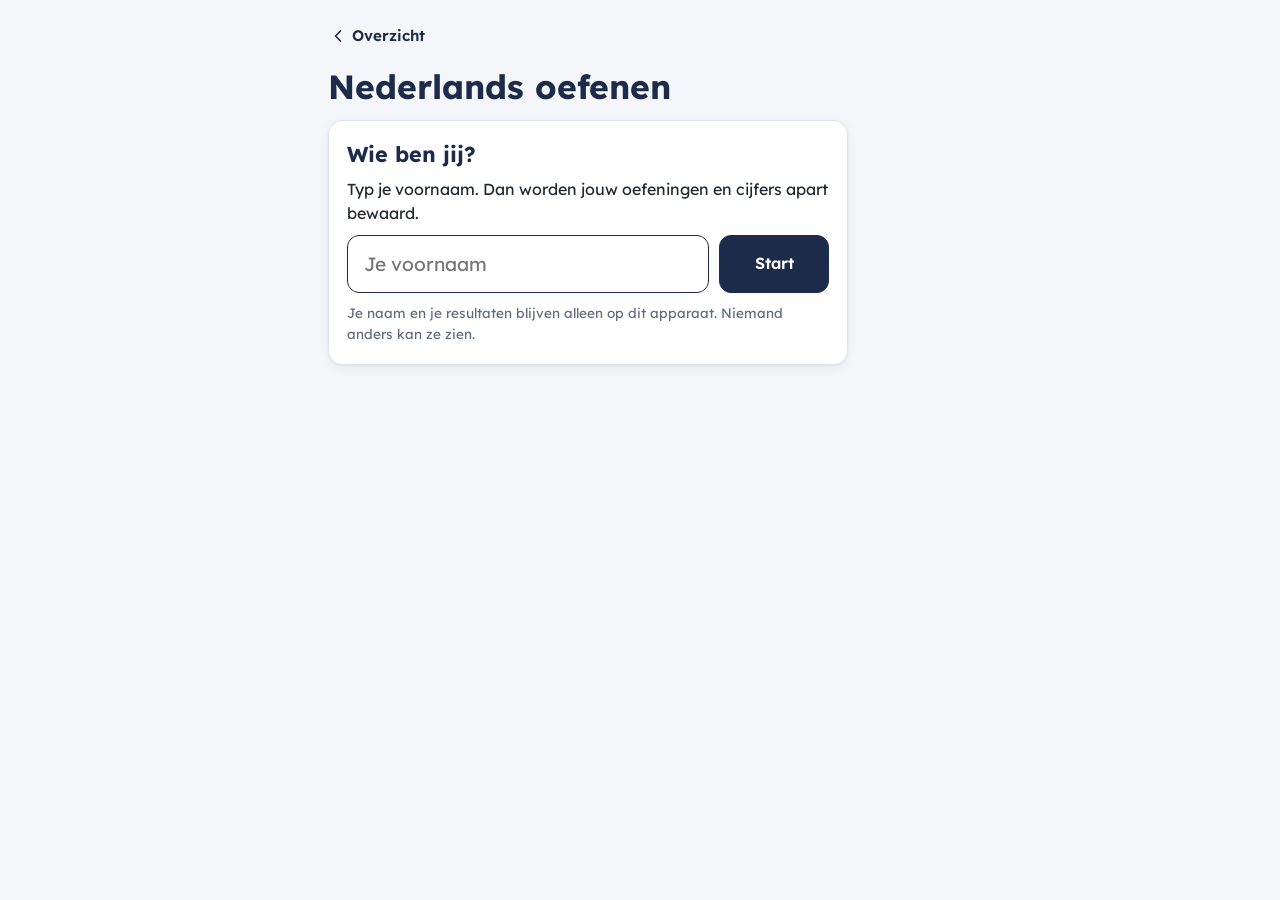
<file: nederlands/01-hoofdstuk-1/leesmanieren.html>
<!DOCTYPE html>
<html lang="nl">
<head>
<meta charset="utf-8">
<meta name="viewport" content="width=device-width, initial-scale=1, viewport-fit=cover">
<title>Nederlands – woordraden en leesmanieren</title>
<meta name="description" content="Woordraadstrategieën en leesmanieren: leren, kaartjes, oefenen en oefentoets">
<link rel="stylesheet" href="../../_leermodule/v1/leermodule.css">
</head>
<body>
<div id="app"><noscript>Zet JavaScript aan om deze app te gebruiken.</noscript></div>
<script src="../../_leermodule/v1/leermodule.js"></script>
<script>
Leermodule.start({
  id: 'nl-h1-leesmanieren',
  titel: 'Nederlands oefenen',
  ondertitel: 'Woordraadstrategieën en leesmanieren: leer ze, oefen met kaartjes en vragen, en maak de oefentoets.',
  toets: { aantallen: [10, 15, 25], standaard: 15 },
  onderdelen: [
    {
      id: "a", titel: "Van letters tot kennis", sub: "Taal & cultuur, paragraaf 1 (blz. 10–11)",
      uitleg: [
        {kop: "Je woordenschat groeit", open: true, html: `
<p>Kennis bouw je op met taal. Hoeveel woorden ken je ongeveer?</p>
<ul>
<li>Begin basisschool: <span class="mark">ongeveer 3000</span> woorden</li>
<li>Nu (brugklas): misschien al <span class="mark">16.000</span></li>
<li>Als volwassene: waarschijnlijk <span class="mark">60.000</span></li>
</ul>
<p>Je leert woorden op school, in gesprekken, op internet en vooral door <strong>boeken te lezen</strong>. Boeken zijn een goudmijn voor je woordenschat.</p>`},
        {kop: "Geletterd – twee betekenissen", html: `
<ul>
<li><strong>1. Je kunt lezen en schrijven.</strong> Je hebt letterkennis. Een ander woord hiervoor is <span class="mark">alfabeet</span>. Iedereen die op de basisschool heeft leren lezen en schrijven, is dus geletterd.</li>
<li><strong>2. Je hebt heel veel gelezen en hebt veel algemene kennis.</strong> Lezen en schrijven zijn namelijk een belangrijke sleutel tot kennis.</li>
</ul>
<p class="tip">Handig om te weten: iemand die niet kan lezen en schrijven, heet een <em>analfabeet</em>.</p>`},
        {kop: "Taal en de maatschappij", html: `
<p>Lezen en schrijven zijn een voorwaarde om mee te doen in de maatschappij. Veel informatie is geschreven: op je smartphone, op bordjes op straat, op verpakkingen, in formulieren die je moet invullen. Onze maatschappij noem je daarom een <em>geletterde maatschappij</em>.</p>
<p><span class="mark">Digitale geletterdheid</span> = weten hoe computers, smartphones, programma's en apps werken, én je weg kunnen vinden op internet: de juiste informatie vinden en weten of een website veilig en betrouwbaar is.</p>
<p>Computertechnologie kan je kennis ook vergroten, doordat computers problemen en vraagstukken helpen oplossen.</p>`},
        {kop: "Als je veel weet, beleef je meer", html: `
<p>Hoe meer kennis je hebt, hoe groter je wereld wordt. Voorbeeld uit het boek: wie veel van voetbal weet, kent de regels en woorden als <em>panna, penalty, schwalbe</em> en <em>assist</em>. Die persoon ziet en beleeft meer bij een wedstrijd en kan makkelijker meepraten. Iemand zonder die kennis voelt zich snel buitengesloten.</p>
<p>Zo werkt het ook in de maatschappij: basiskennis over bijvoorbeeld je lichaam en gezondheid, hoe de samenleving werkt, wat de politiek doet en goed taalgebruik helpt je om mee te doen.</p>`},
        {kop: "Woordenschat en je brein", html: `
<p>De woordenschat van het Nederlands is eindeloos: elke dag komen er nieuwe woorden bij. En dat allemaal met maar <strong>26 letters</strong>. Als je een nieuw woord leert (zoals <em>geletterd</em>), legt je brein verbindingen met wat je al weet. Zo onthoud je het.</p>`},
        {kop: "Etymologie en de prent", html: `
<p><span class="mark">Etymologie</span> = de herkomst van een woord. Het woord <em>letter</em> komt van het Latijnse <em>littera</em>. Het meervoud <em>litterae</em> betekent niet alleen letters, maar ook <strong>tekst of geschrift</strong>.</p>
<p>De prent: rond 1900 fantaseerde een Franse tekenaar hoe school er in het jaar 2000 uit zou zien. Boeken gaan een machine in en de kennis gaat via draden rechtstreeks de hoofden van de leerlingen in. Zo werkt het natuurlijk niet: je moet zelf lezen.</p>`}
      ],
      kaartjes: [
        ["Geletterd (betekenis 1)", "Iemand die kan lezen en schrijven; heeft letterkennis. Ander woord: alfabeet."],
        ["Geletterd (betekenis 2)", "Iemand die heel veel gelezen heeft en veel algemene kennis heeft."],
        ["Alfabeet", "Iemand die kan lezen en schrijven (= geletterd)."],
        ["Digitale geletterdheid", "Weten hoe computers, smartphones, programma's en apps werken én je weg vinden op internet (juiste, veilige, betrouwbare info)."],
        ["Geletterde maatschappij", "Een samenleving waarin veel informatie geschreven is, zodat je moet kunnen lezen en schrijven om mee te doen."],
        ["Woordenschat: 3000 / 16.000 / 60.000", "Begin basisschool / nu in de brugklas / als volwassene."],
        ["Etymologie", "De herkomst van een woord."],
        ["Littera / litterae", "Latijn voor letter / letters, maar litterae betekent ook tekst of geschrift."]
      ],
      vragen: [
        {vraag: "Hoeveel woorden kende je ongeveer toen je op de basisschool begon?", opties: ["300","3000","16.000","60.000"], antwoord: 1, uitleg: "Begin basisschool ± 3000, nu ± 16.000, volwassen ± 60.000."},
        {vraag: "Hoeveel woorden kent een volwassene waarschijnlijk?", opties: ["6000","16.000","60.000","600.000"], antwoord: 2, uitleg: "Als je volwassen bent, ken je ongeveer 60.000 woorden."},
        {vraag: "Wat noemt het boek een ‘goudmijn’ voor je woordenschat?", opties: ["Boeken","Televisie","Woordenlijsten","Games"], antwoord: 0, uitleg: "Boeken zijn een goudmijn voor je woordenschat en je kennis van de wereld."},
        {vraag: "Welke betekenis van <em>geletterd</em> staat NIET in het boek?", opties: ["Je kunt lezen en schrijven","Je hebt veel gelezen en veel algemene kennis","Je kunt heel mooie letters schrijven"], antwoord: 2, uitleg: "Geletterd heeft twee betekenissen: kunnen lezen en schrijven, en veel gelezen hebben / veel algemene kennis."},
        {vraag: "Welk woord betekent hetzelfde als <em>geletterd</em> (kunnen lezen en schrijven)?", opties: ["Analfabeet","Alfabeet","Etymologie","Antoniem"], antwoord: 1, uitleg: "Een alfabeet kan lezen en schrijven. Een analfabeet niet."},
        {vraag: "Wat is <em>digitale geletterdheid</em>?", opties: ["Snel kunnen typen op een toetsenbord","Weten hoe computers en apps werken én je weg vinden op internet","Alle boeken digitaal lezen","Kunnen programmeren"], antwoord: 1, uitleg: "Het gaat om weten hoe computers, smartphones, programma's en apps werken, en betrouwbare informatie op internet kunnen vinden."},
        {vraag: "Waarom beleeft iemand die veel van voetbal weet meer bij een wedstrijd?", opties: ["Hij zit altijd op een betere plek","Hij kent de regels en woorden, ziet meer en kan meepraten","Hij kijkt langer","Hij speelt zelf ook voetbal"], antwoord: 1, uitleg: "Kennis maakt je wereld groter: je begrijpt meer en voelt je niet buitengesloten."},
        {vraag: "Welk woord hoort NIET in het voetbalrijtje uit het boek?", opties: ["Panna","Schwalbe","Smash","Assist"], antwoord: 2, uitleg: "Panna, penalty, schwalbe en assist komen uit voetbal. Een smash hoort bij volleybal."},
        {vraag: "Uit welke taal komt het woord <em>letter</em>?", opties: ["Grieks","Latijn","Frans","Engels"], antwoord: 1, uitleg: "Letter komt van het Latijnse littera."},
        {vraag: "Wat betekent <em>litterae</em> behalve ‘letters’?", opties: ["Boeken","Tekst of geschrift","Leraren","Taal"], antwoord: 1, uitleg: "Litterae betekent naast letters ook tekst of geschrift."},
        {vraag: "Wat is <em>etymologie</em>?", opties: ["De herkomst van een woord","De spelling van een woord","Een woord met tegengestelde betekenis","Een soort woordenboek"], antwoord: 0, uitleg: "Etymologie gaat over waar een woord vandaan komt."},
        {vraag: "Wat laat de oude Franse prent (rond 1900) zien?", opties: ["Hoe kinderen in 1900 leerden schrijven","Hoe een tekenaar dacht dat school er in het jaar 2000 uit zou zien","Een drukkerij","Een bibliotheek"], antwoord: 1, uitleg: "De tekenaar fantaseerde dat kennis in 2000 via een machine en draden rechtstreeks je hoofd in zou gaan."},
        {vraag: "Met hoeveel letters maken we alle Nederlandse woorden?", opties: ["24","26","28","32"], antwoord: 1, uitleg: "Er zijn ontelbaar veel woorden, gemaakt met maar 26 letters."},
        {vraag: "Leg in je eigen woorden uit wat de twee betekenissen van <em>geletterd</em> zijn.", model: "1) Iemand die kan lezen en schrijven (= alfabeet). 2) Iemand die heel veel gelezen heeft en veel algemene kennis heeft."},
        {vraag: "Waarom is kunnen lezen en schrijven belangrijk om mee te doen in de maatschappij? Geef twee voorbeelden.", model: "Veel informatie is geschreven. Voorbeelden: berichten op je smartphone, bordjes op straat, instructies op verpakkingen, een formulier invullen als je je ergens voor opgeeft."}
      ]
    },
    {
      id: "b", titel: "Woorden en hun betekenissen", sub: "Taalgebruik, paragraaf 8 (blz. 58–59)",
      uitleg: [
        {kop: "Woorden raden uit de context", open: true, html: `
<p>Hoe meer woorden je kent, hoe meer je begrijpt. Een nieuw woord kun je opzoeken, maar vaak kun je de betekenis ook afleiden uit de <span class="mark">context</span>: de rest van de zin of tekst.</p>
<p>Een manier om de betekenis van een onbekend woord via de context te raden, heet een <span class="mark">woordraadstrategie</span>.</p>`},
        {kop: "De 6 woordraadstrategieën", open: true, html: `
<ul>
<li><strong>Uitleg in de zin</strong> – het woord wordt uitgelegd in dezelfde of de volgende zin.<br><em>Voorbeeld: een hypochonder denkt steeds dat hij een erge ziekte heeft.</em></li>
<li><strong>Synoniem in de buurt</strong> – een woord met (bijna) dezelfde betekenis staat vlakbij.<br><em>Furieus … zo kwaad → furieus = heel erg boos.</em></li>
<li><strong>Tegenstelling (antoniem) in de buurt</strong> – een woord met de tegenovergestelde betekenis staat vlakbij. Let op woorden als <em>juist, maar, terwijl</em>.<br><em>Negatieve recensies ↔ juist goede reacties.</em></li>
<li><strong>Samenstelling</strong> – je kent een deel van het woord.<br><em>Geesteskind: je kent ‘kind’ → iets wat iemand heeft bedacht of gemaakt.</em></li>
<li><strong>Voorvoegsel of achtervoegsel</strong> – een stukje vóór of achter het woord verandert de betekenis.<br><em>In-actief: ‘in-’ betekent hier ‘niet’.</em></li>
<li><strong>Lijkt op een woord dat je kent</strong> – bijvoorbeeld uit een andere taal.<br><em>Causaal lijkt op Engels cause (oorzaak) en because (omdat).</em></li>
</ul>
<p class="tip">Werkt dit allemaal niet? Vraag het aan iemand of zoek het woord op in een (online) woordenboek.</p>`},
        {kop: "Vaktaal en begrippen", html: `
<p>Schoolboeken staan vol vaktermen en begrippen die je moet kennen. Een goede strategie: <span class="mark">leg ze uit aan iemand anders</span>. Die ander hoeft er niet echt te zijn, je kunt het ook in je hoofd doen.</p>`},
        {kop: "Zo pas je het toe: stappenplan", open: true, html: `
<p>Je komt een woord tegen dat je niet kent. Werk dan zo:</p>
<ol>
<li><strong>Lees de hele zin</strong>, en ook de zin ervoor en erna.</li>
<li><strong>Zoek een uitleg.</strong> Let op een dubbele punt, of woorden als <em>dat wil zeggen, dus, oftewel, dat betekent</em>.</li>
<li><strong>Zoek een synoniem of tegenstelling.</strong> Signaalwoorden voor een tegenstelling: <em>maar, juist, terwijl, in plaats van, toch</em>.</li>
<li><strong>Kijk naar het woord zelf.</strong> Is het een samenstelling met een deel dat je kent? Zit er een voor- of achtervoegsel aan? Lijkt het op een Engels woord?</li>
<li><strong>Controleer je gok:</strong> vul jouw betekenis in de zin in. Klopt de zin nog?</li>
<li><strong>Lukt het niet?</strong> Vraag het aan iemand of zoek het op in een (online) woordenboek.</li>
</ol>`},
        {kop: "Voorbeelden uitgewerkt", html: `
<ul>
<li><em>‘Na de lange tocht was Sam <span class="mark">uitgeput</span>: hij viel meteen in slaap.’</em><br>Na de dubbele punt staat de uitleg → uitgeput = heel erg moe. <strong>Strategie: uitleg in de zin.</strong></li>
<li><em>‘Mijn zus is erg <span class="mark">spraakzaam</span>, maar mijn broer zegt juist bijna niets.’</em><br>‘Maar’ en ‘juist’ wijzen op een tegenstelling → spraakzaam = veel praten. <strong>Strategie: tegenstelling.</strong></li>
<li><em>‘De coach was <span class="mark">woedend</span>. Zo boos had ik hem nog nooit gezien.’</em><br>Boos staat vlakbij en betekent ongeveer hetzelfde. <strong>Strategie: synoniem.</strong></li>
<li><em>‘De <span class="mark">museumgids</span> liet ons de schilderijen zien.’</em><br>Museum + gids → iemand die je rondleidt in een museum. <strong>Strategie: samenstelling.</strong></li>
<li><em>‘Deze paddenstoel is <span class="mark">oneetbaar</span>.’</em><br>On- (niet) + eet + -baar (kan) → kun je niet eten. <strong>Strategie: voor- en achtervoegsel.</strong></li>
<li><em>‘Het verslag was heel <span class="mark">gedetailleerd</span>.’</em><br>Lijkt op het Engelse <em>detailed</em> → met veel details. <strong>Strategie: lijkt op woord uit andere taal.</strong></li>
</ul>`},
        {kop: "Handige voor- en achtervoegsels", html: `
<table>
<thead><tr><th>Stukje</th><th>Betekenis</th><th>Voorbeeld</th></tr></thead>
<tbody>
<tr><td>on-</td><td>niet</td><td>onaardig, onzichtbaar</td></tr>
<tr><td>in-</td><td>niet</td><td>inactief, incorrect, informeel</td></tr>
<tr><td>her-</td><td>opnieuw</td><td>herhalen, herkansing</td></tr>
<tr><td>-loos</td><td>zonder</td><td>kleurloos, draadloos</td></tr>
<tr><td>-baar</td><td>kan (gedaan worden)</td><td>eetbaar, leesbaar</td></tr>
<tr><td>-achtig</td><td>lijkt op</td><td>kinderachtig, groenachtig</td></tr>
</tbody></table>
<p class="tip">Let op: niet elk woord dat met <em>in</em> begint, heeft het voorvoegsel ‘niet’. <em>Invullen</em> betekent niet ‘niet vullen’!</p>`}
      ],
      kaartjes: [
        ["Context", "De rest van de zin of tekst rond een woord."],
        ["Woordraadstrategie", "Een manier om de betekenis van een onbekend woord via de context te raden."],
        ["Synoniem", "Een woord met dezelfde of een soortgelijke betekenis (furieus – kwaad)."],
        ["Antoniem", "Een woord met de tegenovergestelde betekenis (negatief – goed)."],
        ["Samenstelling", "Woord dat uit twee (of meer) woorden bestaat: museum + gids = museumgids."],
        ["Voorvoegsel in-", "Betekent vaak ‘niet’: inactief, indirect, incorrect, informeel."],
        ["De 6 woordraadstrategieën", "1 uitleg in de zin · 2 synoniem · 3 tegenstelling · 4 samenstelling · 5 voor-/achtervoegsel · 6 lijkt op bekend woord (ook andere taal)."],
        ["Vaktermen leren", "Leg ze uit aan iemand anders (of in je hoofd)."],
        ["Signaalwoorden tegenstelling", "maar, juist, terwijl, in plaats van, toch"],
        ["Signaalwoorden uitleg", "dubbele punt, dat wil zeggen, dus, oftewel, dat betekent"],
        ["Stappenplan onbekend woord", "1 lees de hele zin (+ ervoor/erna) · 2 zoek uitleg · 3 zoek synoniem/tegenstelling · 4 kijk naar het woord zelf · 5 controleer je gok · 6 vraag of zoek op."],
        ["on- / her- / -loos / -baar", "niet / opnieuw / zonder / kan (gedaan worden)"]
      ],
      vragen: [
        {vraag: "Wat is een <em>woordraadstrategie</em>?", opties: ["Een woord opzoeken in het woordenboek","Een manier om de betekenis van een onbekend woord via de context te raden","Een woord uit je hoofd leren","Een spelletje met woorden"], antwoord: 1, uitleg: "Je raadt de betekenis met behulp van de rest van de zin of tekst."},
        {vraag: "Wat is de <em>context</em> van een woord?", opties: ["De uitspraak","De rest van de zin of tekst eromheen","De herkomst","Het meervoud"], antwoord: 1, uitleg: "De context is alles eromheen waaruit je de betekenis kunt afleiden."},
        {toepassen: true, vraag: "Welke strategie gebruik je? <em>‘Mijn opa is vergeetachtig: hij weet vaak niet meer waar zijn sleutels liggen.’</em>", opties: ["Uitleg in de zin","Synoniem","Tegenstelling","Andere taal"], antwoord: 0, uitleg: "Na de dubbele punt wordt uitgelegd wat vergeetachtig betekent."},
        {toepassen: true, vraag: "Welke strategie gebruik je? <em>‘De hond was eerst heel onrustig, maar na de wandeling was hij juist sereen.’</em>", opties: ["Samenstelling","Tegenstelling (antoniem)","Voorvoegsel","Uitleg in de zin"], antwoord: 1, uitleg: "‘Maar’ en ‘juist’ laten zien dat sereen het tegenovergestelde van onrustig is: kalm."},
        {toepassen: true, vraag: "Welke strategie gebruik je? <em>‘Het was een kolossale taart. Ik had nog nooit zo’n enorme taart gezien.’</em>", opties: ["Synoniem in de buurt","Andere taal","Voorvoegsel","Samenstelling"], antwoord: 0, uitleg: "Enorm staat vlak erna en betekent ongeveer hetzelfde als kolossaal."},
        {toepassen: true, vraag: "Welke strategie gebruik je bij het woord <em>poolbewoner</em>?", opties: ["Tegenstelling","Samenstelling","Uitleg in de zin","Achtervoegsel"], antwoord: 1, uitleg: "Pool + bewoner: iemand of iets die bij de pool woont."},
        {toepassen: true, vraag: "Welke strategie gebruik je bij <em>onzichtbaar</em>?", opties: ["Voorvoegsel","Synoniem","Andere taal","Tegenstelling"], antwoord: 0, uitleg: "Het voorvoegsel on- betekent ‘niet’: niet zichtbaar."},
        {toepassen: true, vraag: "Welke strategie gebruik je? <em>‘Mijn moeder was erg nerveus voor haar sollicitatiegesprek.’</em>", opties: ["Lijkt op een woord uit een andere taal","Tegenstelling","Uitleg in de zin","Samenstelling"], antwoord: 0, uitleg: "Nerveus lijkt op het Engelse nervous (zenuwachtig)."},
        {vraag: "Wat betekent het voorvoegsel <em>in-</em> in <em>inactief</em> en <em>indirect</em>?", opties: ["Binnen","Niet","Heel erg","Opnieuw"], antwoord: 1, uitleg: "In- betekent hier ‘niet’: niet actief, niet direct."},
        {vraag: "Wat is een <em>synoniem</em>?", opties: ["Woord met tegengestelde betekenis","Woord met dezelfde of soortgelijke betekenis","Woord uit een andere taal","Samengesteld woord"], antwoord: 1, uitleg: "Furieus en kwaad zijn synoniemen."},
        {vraag: "Wat is een <em>antoniem</em>?", opties: ["Woord met tegengestelde betekenis","Woord met dezelfde betekenis","Een vakterm","Een voorvoegsel"], antwoord: 0, uitleg: "Negatief en goed/positief zijn tegenstellingen."},
        {vraag: "Wat kun je doen als geen enkele woordraadstrategie werkt?", opties: ["Het woord overslaan","Iemand vragen of het opzoeken in een (online) woordenboek","Gokken","De tekst opnieuw beginnen"], antwoord: 1, uitleg: "Vraag het aan een ander of zoek het op."},
        {vraag: "Wat is een goede strategie om vaktermen en begrippen te leren?", opties: ["Ze tien keer overschrijven","Ze uitleggen aan iemand anders (of in je hoofd)","Ze markeren","Ze hardop voorlezen"], antwoord: 1, uitleg: "Door het uit te leggen, onthoud je het beter. De ander hoeft er niet echt te zijn."},
        {vraag: "Noem de zes woordraadstrategieën.", model: "1) Uitleg in (de volgende) zin. 2) Synoniem in de buurt. 3) Tegenstelling/antoniem in de buurt. 4) Samenstelling waarvan je een deel kent. 5) Voorvoegsel of achtervoegsel. 6) Het woord lijkt op een woord dat je kent, bijvoorbeeld uit een andere taal."},
        {toepassen: true, vraag: "<em>‘Na de lange tocht was Sam uitgeput: hij viel meteen in slaap.’</em> Wat betekent <em>uitgeput</em>?", opties: ["Heel erg moe","Boos","Hongerig","Opgewonden"], antwoord: 0, uitleg: "Na de dubbele punt staat de uitleg: hij viel meteen in slaap."},
        {toepassen: true, vraag: "<em>‘Mijn zus is erg spraakzaam, maar mijn broer zegt juist bijna niets.’</em> Wat betekent <em>spraakzaam</em> en hoe weet je dat?", opties: ["Veel praten – tegenstelling met ‘zegt bijna niets’","Stil – synoniem","Slim – uitleg in de zin","Verlegen – samenstelling"], antwoord: 0, uitleg: "‘Maar’ en ‘juist’ wijzen op een tegenstelling: het tegenovergestelde van bijna niets zeggen is veel praten."},
        {toepassen: true, vraag: "<em>‘Tim is heel punctueel; hij komt nooit te laat.’</em> Welke strategie gebruik je?", opties: ["Uitleg in de zin","Samenstelling","Tegenstelling","Voorvoegsel"], antwoord: 0, uitleg: "Het tweede deel van de zin legt uit wat punctueel is: altijd op tijd."},
        {toepassen: true, vraag: "<em>‘De film begon saai, maar het einde was juist enerverend.’</em> Wat betekent <em>enerverend</em>?", opties: ["Spannend","Kort","Verdrietig","Saai"], antwoord: 0, uitleg: "Tegenstelling met saai (let op ‘maar’ en ‘juist’): enerverend = spannend."},
        {toepassen: true, vraag: "Welke strategie gebruik je bij <em>kleurloos</em>?", opties: ["Achtervoegsel","Synoniem","Andere taal","Uitleg in de zin"], antwoord: 0, uitleg: "Het achtervoegsel -loos betekent ‘zonder’: zonder kleur."},
        {toepassen: true, vraag: "Wat betekent <em>leesbaar</em>?", opties: ["Wat je kunt lezen","Wat je niet kunt lezen","Iemand die veel leest","Opnieuw lezen"], antwoord: 0, uitleg: "-baar betekent ‘kan (gedaan worden)’: het kan gelezen worden."},
        {toepassen: true, vraag: "Wat betekent <em>herkansing</em>?", opties: ["Een nieuwe kans","Geen kans","Een grote kans","Een kleine kans"], antwoord: 0, uitleg: "Her- betekent ‘opnieuw’."},
        {toepassen: true, vraag: "Welk woord heeft GEEN voorvoegsel met de betekenis ‘niet’?", opties: ["Onaardig","Ongeduldig","Inactief","Invullen"], antwoord: 3, uitleg: "Invullen betekent iets ergens in schrijven, niet ‘niet vullen’. Pas dus op met in-."},
        {toepassen: true, vraag: "<em>‘De kok gebruikte alleen verse ingrediënten.’</em> Welke strategie helpt het best?", opties: ["Lijkt op een Engels woord","Tegenstelling","Synoniem","Uitleg in de zin"], antwoord: 0, uitleg: "Ingrediënten lijkt op het Engelse ingredients: de dingen waar je een gerecht van maakt."},
        {toepassen: true, vraag: "<em>‘De museumgids liet ons de schilderijen zien.’</em> Welke strategie gebruik je?", opties: ["Samenstelling","Tegenstelling","Voorvoegsel","Synoniem"], antwoord: 0, uitleg: "Museum + gids: iemand die je rondleidt in een museum."},
        {toepassen: true, vraag: "Welk woord is een signaalwoord voor een <em>tegenstelling</em>?", opties: ["Maar","En","Want","Ook"], antwoord: 0, uitleg: "Maar, juist, terwijl, in plaats van en toch wijzen op een tegenstelling."},
        {toepassen: true, vraag: "<em>‘Mijn buurman is een pessimist: hij denkt altijd dat alles misgaat, terwijl mijn buurvrouw juist overal het positieve van ziet.’</em> Welke twee strategieën kun je hier gebruiken?", opties: ["Uitleg in de zin én tegenstelling","Synoniem én samenstelling","Voorvoegsel én andere taal","Samenstelling én achtervoegsel"], antwoord: 0, uitleg: "Na de dubbele punt staat een uitleg, en ‘terwijl … juist’ geeft een tegenstelling."},
        {toepassen: true, vraag: "Je komt een onbekend woord tegen in je aardrijkskundeboek. Wat doe je als eerste?", opties: ["Meteen opzoeken in het woordenboek","De hele zin en de zinnen eromheen lezen en de betekenis proberen te raden","Het woord overslaan","Het aan de leraar vragen"], antwoord: 1, uitleg: "Probeer eerst een woordraadstrategie. Pas als dat niet lukt, vraag je het of zoek je het op."},
        {toepassen: true, vraag: "Je denkt dat <em>uitgeput</em> ‘heel moe’ betekent. Hoe controleer je je gok?", opties: ["Je vult ‘heel moe’ in de zin in en kijkt of de zin nog klopt","Je telt de letters","Je kijkt of het woord Engels is","Je leest alleen de titel"], antwoord: 0, uitleg: "Als de zin met jouw betekenis logisch blijft, is je gok waarschijnlijk goed."},
        {toepassen: true, vraag: "Lees: <em>‘Lisa was eerst heel timide in de klas, maar na een paar weken durfde ze juist overal iets van te zeggen.’</em> Wat betekent <em>timide</em>? Welke strategie gebruik je en welke woorden helpen je?", model: "Timide = verlegen, niet durven. Strategie: tegenstelling (antoniem). Signaalwoorden ‘maar’ en ‘juist’: tegenover ‘overal iets durven zeggen’."},
        {toepassen: true, vraag: "Schrijf zelf een zin met het woord <em>gigantisch</em>, waarbij een lezer de betekenis kan raden met een <strong>synoniem</strong>.", model: "Bijvoorbeeld: ‘De walvis was gigantisch. Zo’n enorm dier had ik nog nooit gezien.’ (Enorm is het synoniem dat vlakbij staat.)"}
      ]
    },
    {
      id: "c", titel: "Leesdoelen en leesmanieren", sub: "Taalgebruik, paragraaf 9 (blz. 60–61)",
      uitleg: [
        {kop: "Leesdoel en leesmanier", open: true, html: `
<p>Een hoofdstuk voor een toets lees je anders dan een appje van een vriend.</p>
<ul>
<li><span class="mark">Leesdoel</span> = <strong>waarom</strong> lees ik deze tekst?</li>
<li><span class="mark">Leesmanier</span> = <strong>hoe</strong> ga ik het lezen aanpakken?</li>
</ul>
<p>Als je je leesdoel weet, weet je ook welke leesmanier je kiest. Er zijn <strong>vijf</strong> leesmanieren.</p>`},
        {kop: "De 5 leesmanieren", open: true, html: `
<table>
<thead><tr><th>Leesmanier</th><th>Doel</th><th>Aanpak</th></tr></thead>
<tbody>
<tr><td>Verkennend</td><td>Ongeveer weten waar de tekst over gaat; voorkennis activeren zodat je de tekst beter begrijpt.<br><em>Nieuwsbericht bekijken: lees ik verder?</em></td><td>Titel, inleiding, tussenkopjes, afbeeldingen en slot bekijken. Eventueel begin- en eindzinnen van alinea's.</td></tr>
<tr><td>Intensief</td><td>De tekst helemaal begrijpen.<br><em>Een boek of recept lezen.</em></td><td>Lees de tekst van begin tot eind.</td></tr>
<tr><td>Studerend</td><td>Belangrijke informatie onthouden.<br><em>Leren voor een toets.</em></td><td>Actief met de stof bezig: vragen bedenken bij de tekst, een samenvatting maken.</td></tr>
<tr><td>Zoekend</td><td>Informatie over één onderwerp of het antwoord op een vraag vinden.<br><em>Tekst als bron voor een werkstuk.</em></td><td>Goede trefwoorden bedenken en de tekst daarop scannen.</td></tr>
<tr><td>Kritisch</td><td>Inschatten of de informatie klopt.<br><em>De bron van de schrijver controleren.</em></td><td>Vraag je af of de schrijver gelijk heeft en of het klopt wat hij zegt.</td></tr>
</tbody></table>
<p class="tip">Ezelsbruggetje: <strong>V-I-S-Z-K</strong> – Verkennen, Intensief, Studeren, Zoeken, Kritisch.</p>`},
        {kop: "Zo kies je de juiste leesmanier", open: true, html: `
<p>Stel jezelf eerst de vraag: <strong>waarom lees ik dit?</strong></p>
<ul>
<li>Ik wil weten waar het over gaat of of het interessant is → <strong>verkennend</strong></li>
<li>Ik wil het helemaal snappen (boek, recept, handleiding, bericht) → <strong>intensief</strong></li>
<li>Ik moet het onthouden voor een toets → <strong>studerend</strong></li>
<li>Ik zoek één stukje informatie of een antwoord → <strong>zoekend</strong></li>
<li>Ik wil weten of het wel klopt → <strong>kritisch</strong></li>
</ul>
<p>Vaak <span class="mark">combineer</span> je leesmanieren:</p>
<ul>
<li><strong>Leren voor een toets:</strong> eerst verkennend (titel, kopjes, plaatjes → voorkennis activeren), daarna studerend (vragen bedenken, samenvatten, uitleggen aan iemand).</li>
<li><strong>Werkstuk maken:</strong> verkennend (is deze bron bruikbaar?), zoekend (met trefwoorden de info vinden), kritisch (is de bron betrouwbaar?).</li>
</ul>
<p class="tip">Kritisch lezen? Stel deze vragen: Wie heeft het geschreven? Waar haalt hij het vandaan (bronnen)? Wil hij iets verkopen of je overtuigen? Klopt het met wat ik al weet?</p>`},
        {kop: "Voorbeeldtekst: kun je sneller leren lezen?", html: `
<ul>
<li>Er bestaan cursussen en apps voor <strong>snellezen</strong>. Uit onderzoek blijkt: snelleestechnieken zorgen <span class="mark">niet voor beter tekstbegrip</span> en maken het soms zelfs slechter.</li>
<li>Oogbewegingen zijn maar ongeveer <strong>10 procent</strong> van je leestijd. De rest zit in je hersenen: woorden herkennen en de tekst begrijpen.</li>
<li><strong>Subvocaliseren</strong> = woorden in je gedachten ‘zeggen’ terwijl je leest. Dat afleren helpt niet: het helpt je juist bij het herkennen van woorden.</li>
<li>Wat wél werkt: <span class="mark">veel lezen en kennis opdoen</span>. Je woordenschat groeit, je herkent woorden sneller en je brein voorspelt beter hoe een zin verdergaat.</li>
<li><strong>Voorkennis</strong> helpt: hoe meer ‘kapstokjes’ je hebt, hoe makkelijker je nieuwe informatie ergens aan kunt ophangen.</li>
</ul>`},
        {kop: "Welke leesmanier gebruik je bij die tekst?", html: `
<ul>
<li><strong>Verkennend:</strong> je ziet het bericht op sociale media, de titel trekt je aandacht.</li>
<li><strong>Zoekend:</strong> je wilt alleen weten welke snelleestechnieken er zijn.</li>
<li><strong>Intensief:</strong> je wilt weten waarom veel lezen de beste techniek is.</li>
<li><strong>Studerend:</strong> je moet de tekst leren voor een toets.</li>
<li><strong>Kritisch:</strong> de tekst verwijst naar onderzoek, maar de bronnen ontbreken.</li>
</ul>
<p>De cartoon bij de tekst (een agent die een automobilist aanhoudt) laat zien dat je bij snellezen belangrijke informatie mist.</p>`}
      ],
      kaartjes: [
        ["Leren voor een toets: welke volgorde?", "Eerst verkennend (voorkennis activeren), dan studerend (vragen, samenvatten, uitleggen)."],
        ["Werkstuk maken: welke leesmanieren?", "Verkennend (bruikbare bron?), zoekend (trefwoorden), kritisch (betrouwbaar?)."],
        ["Vragen bij kritisch lezen", "Wie schreef het? Welke bronnen? Wil hij iets verkopen of overtuigen? Klopt het met wat ik weet?"],
        ["Leesdoel", "Waarom lees ik deze tekst?"],
        ["Leesmanier", "Hoe pak ik het lezen aan?"],
        ["Verkennend lezen", "Doel: ongeveer weten waar de tekst over gaat + voorkennis activeren. Aanpak: titel, inleiding, tussenkopjes, afbeeldingen, slot bekijken."],
        ["Intensief lezen", "Doel: de tekst helemaal begrijpen. Aanpak: van begin tot eind lezen."],
        ["Studerend lezen", "Doel: belangrijke informatie onthouden. Aanpak: actief bezig, vragen bedenken, samenvatten."],
        ["Zoekend lezen", "Doel: informatie of een antwoord vinden. Aanpak: trefwoorden bedenken en scannen."],
        ["Kritisch lezen", "Doel: inschatten of de informatie klopt. Aanpak: heeft de schrijver gelijk, klopt het?"],
        ["Subvocaliseren", "Woorden in je gedachten ‘zeggen’ tijdens het lezen. Afleren helpt niet: het helpt juist bij woorden herkennen."],
        ["Snellezen – werkt het?", "Nee: snelleestechnieken maken je tekstbegrip niet beter, soms slechter. Veel lezen en kennis opdoen werkt wel."],
        ["Kapstokjes", "Voorkennis waar je nieuwe informatie aan kunt ‘ophangen’."]
      ],
      vragen: [
        {vraag: "Wat is een <em>leesdoel</em>?", opties: ["Hoe je de tekst aanpakt","Waarom je de tekst leest","Hoe snel je leest","Het onderwerp van de tekst"], antwoord: 1, uitleg: "Leesdoel = waarom. Leesmanier = hoe."},
        {vraag: "Wat is een <em>leesmanier</em>?", opties: ["Waarom je leest","Hoe je het lezen aanpakt","Het soort tekst","Je leessnelheid"], antwoord: 1, uitleg: "De leesmanier kies je op basis van je leesdoel."},
        {vraag: "Hoeveel leesmanieren behandelt het boek?", opties: ["3","4","5","6"], antwoord: 2, uitleg: "Verkennend, intensief, studerend, zoekend en kritisch."},
        {toepassen: true, vraag: "Je wilt op de website van de bioscoop weten hoe laat een film begint. Welke leesmanier?", opties: ["Intensief","Zoekend","Studerend","Kritisch"], antwoord: 1, uitleg: "Je zoekt één antwoord: trefwoord bedenken en scannen."},
        {toepassen: true, vraag: "Je leert een hoofdstuk geschiedenis voor een toets. Welke leesmanier?", opties: ["Verkennend","Studerend","Zoekend","Intensief"], antwoord: 1, uitleg: "Studerend lezen: belangrijke informatie onthouden, vragen bedenken en samenvatten."},
        {toepassen: true, vraag: "Je bladert door een tijdschrift om te zien of er iets leuks in staat. Welke leesmanier?", opties: ["Verkennend","Kritisch","Studerend","Intensief"], antwoord: 0, uitleg: "Je wilt ongeveer weten waar het over gaat en of je verder wilt lezen."},
        {toepassen: true, vraag: "Je leest een deel van De Grijze Jager van begin tot eind. Welke leesmanier?", opties: ["Zoekend","Intensief","Verkennend","Kritisch"], antwoord: 1, uitleg: "Een boek of recept lees je intensief: helemaal, van begin tot eind."},
        {toepassen: true, vraag: "Een website belooft dat je met één app in een week vloeiend Frans spreekt, maar noemt geen bronnen. Welke leesmanier heb je nodig?", opties: ["Kritisch","Verkennend","Zoekend","Studerend"], antwoord: 0, uitleg: "Je vraagt je af of het klopt en of de schrijver gelijk heeft."},
        {vraag: "Welke aanpak hoort bij <em>verkennend lezen</em>?", opties: ["Van begin tot eind lezen","Titel, inleiding, tussenkopjes, afbeeldingen en slot bekijken","Trefwoorden scannen","Een samenvatting maken"], antwoord: 1, uitleg: "Eventueel lees je ook begin- en eindzinnen van alinea's."},
        {vraag: "Welke aanpak hoort bij <em>zoekend lezen</em>?", opties: ["Goede trefwoorden bedenken en de tekst daarop scannen","Vragen bedenken bij de tekst","Alles lezen","De bron controleren"], antwoord: 0, uitleg: "Zoekend lezen = scannen op trefwoorden."},
        {vraag: "Welke aanpak hoort bij <em>studerend lezen</em>?", opties: ["Alleen de titel lezen","Actief met de stof bezig: vragen bedenken, samenvatting maken","Scannen","Snel doorbladeren"], antwoord: 1, uitleg: "Studerend lezen doe je actief."},
        {vraag: "Wat zijn de twee doelen van <em>verkennend lezen</em>?", opties: ["Tekst onthouden en samenvatten","Ongeveer weten waar de tekst over gaat en je voorkennis activeren","Controleren of het klopt en de bron zoeken","Snel lezen en woorden leren"], antwoord: 1, uitleg: "Door je voorkennis te activeren begrijp je de tekst daarna beter."},
        {vraag: "Wat blijkt uit onderzoek over snelleestechnieken?", opties: ["Ze maken je begrip veel beter","Ze helpen niet voor beter begrip en maken het soms zelfs slechter","Ze werken alleen voor volwassenen","Ze werken alleen met een app"], antwoord: 1, uitleg: "Snelleestechnieken dragen niet bij aan beter tekstbegrip."},
        {vraag: "Hoeveel van je leestijd bestaat uit oogbewegingen?", opties: ["Ongeveer 10%","Ongeveer 50%","Ongeveer 75%","Bijna alles"], antwoord: 0, uitleg: "De rest van de tijd gaat naar woorden herkennen en begrijpen in je hersenen."},
        {vraag: "Wat is <em>subvocaliseren</em>?", opties: ["Hardop voorlezen","Woorden in je gedachten ‘zeggen’ terwijl je leest","Zinnen overslaan","Met je vinger meelezen"], antwoord: 1, uitleg: "Het afleren helpt niet: het helpt je juist bij het herkennen van woorden."},
        {vraag: "Wat is volgens de tekst de beste manier om sneller te leren lezen?", opties: ["Een cursus snellezen","Veel lezen en kennis opdoen","Subvocaliseren afleren","Je ogen trainen"], antwoord: 1, uitleg: "Veel lezen vergroot je woordenschat en je voorkennis."},
        {vraag: "Waarom lees je een tekst over een bekend onderwerp sneller?", opties: ["Omdat hij korter is","Omdat je voorkennis hebt: kapstokjes om nieuwe info aan op te hangen","Omdat je hem al gelezen hebt","Omdat de letters groter zijn"], antwoord: 1, uitleg: "Hoe meer voorkennis, hoe meer kapstokjes voor nieuwe informatie."},
        {vraag: "Waarom kun je kritisch kijken naar de tekst over snellezen?", opties: ["Hij is te lang","Er wordt verwezen naar onderzoek, maar de bronnen ontbreken","Hij staat op sociale media","Er staat een cartoon bij"], antwoord: 1, uitleg: "Bij kritisch lezen controleer je of iets klopt. Zonder bronnen kun je dat niet nagaan."},
        {vraag: "Noem de vijf leesmanieren en geef bij elke leesmanier het doel.", model: "Verkennend: ongeveer weten waar het over gaat + voorkennis activeren. Intensief: de tekst helemaal begrijpen. Studerend: belangrijke informatie onthouden. Zoekend: specifieke informatie / een antwoord vinden. Kritisch: inschatten of de informatie klopt."},
        {vraag: "Leg uit waarom snellezen niet werkt en wat je beter kunt doen.", model: "Oogbewegingen zijn maar ± 10% van de leestijd; de rest is woorden herkennen en begrijpen in je hersenen. Subvocaliseren afleren helpt niet. Beter: veel lezen en kennis opdoen, zodat je woordenschat en voorkennis groeien."},
        {toepassen: true, vraag: "Je zoekt in je aardrijkskundeboek alleen het antwoord op de vraag ‘Wat is de hoofdstad van Spanje?’. Welke leesmanier?", opties: ["Zoekend","Intensief","Studerend","Verkennend"], antwoord: 0, uitleg: "Je zoekt één antwoord: trefwoord (hoofdstad, Spanje) en scannen."},
        {toepassen: true, vraag: "Je krijgt een nieuw hoofdstuk biologie en wilt eerst even zien waar het over gaat. Welke leesmanier?", opties: ["Verkennend","Kritisch","Zoekend","Intensief"], antwoord: 0, uitleg: "Titel, kopjes, plaatjes en slot bekijken: ongeveer weten waar het over gaat."},
        {toepassen: true, vraag: "Je leest de handleiding om een nieuwe LEGO-set of kast in elkaar te zetten. Welke leesmanier?", opties: ["Intensief","Verkennend","Kritisch","Zoekend"], antwoord: 0, uitleg: "Net als bij een recept moet je alles begrijpen, van begin tot eind."},
        {toepassen: true, vraag: "Een influencer zegt dat een energiedrankje je slimmer maakt. Welke leesmanier gebruik je?", opties: ["Kritisch","Intensief","Studerend","Verkennend"], antwoord: 0, uitleg: "Klopt dit wel? Wie zegt het, en wil diegene iets verkopen?"},
        {toepassen: true, vraag: "Je bedenkt bij elke alinea een vraag en maakt daarna een samenvatting. Welke leesmanier gebruik je?", opties: ["Studerend","Zoekend","Verkennend","Kritisch"], antwoord: 0, uitleg: "Actief met de stof bezig zijn = studerend lezen."},
        {toepassen: true, vraag: "Je hebt alleen de titel, de tussenkopjes en de plaatjes bekeken. Welke leesmanier was dat?", opties: ["Verkennend","Intensief","Studerend","Zoekend"], antwoord: 0, uitleg: "Dat is precies de aanpak van verkennend lezen."},
        {toepassen: true, vraag: "Je hebt vrijdag een toets. Welke volgorde van leesmanieren is het slimst?", opties: ["Eerst verkennend, dan studerend","Eerst kritisch, dan zoekend","Alleen zoekend","Eerst studerend, dan verkennend"], antwoord: 0, uitleg: "Verkennend lezen activeert je voorkennis; daarna leer je de stof studerend."},
        {toepassen: true, vraag: "Je wilt in een tekst over honden snel vinden hoe oud honden worden. Welke trefwoorden zoek je?", opties: ["Leeftijd, jaar, oud","Kleur, vacht","Voer, brokken","Riem, wandelen"], antwoord: 0, uitleg: "Bij zoekend lezen kies je trefwoorden die met je vraag te maken hebben."},
        {toepassen: true, vraag: "Wat doe je NIET bij zoekend lezen?", opties: ["Elke zin rustig van begin tot eind lezen","Trefwoorden bedenken","De tekst scannen","Stoppen als je het antwoord hebt"], antwoord: 0, uitleg: "Alles lezen is intensief lezen. Bij zoekend lezen scan je."},
        {toepassen: true, vraag: "Welke vraag stel je bij kritisch lezen?", opties: ["Waar haalt de schrijver zijn informatie vandaan?","Hoeveel bladzijden is de tekst?","Welke kleur heeft de titel?","Hoe lang duurt het om te lezen?"], antwoord: 0, uitleg: "Bij kritisch lezen controleer je bronnen en of de schrijver gelijk heeft."},
        {toepassen: true, vraag: "Je maakt een werkstuk en hebt vijf bronnen gevonden. Je wilt snel weten welke bruikbaar zijn. Welke leesmanier?", opties: ["Verkennend","Intensief","Studerend","Kritisch"], antwoord: 0, uitleg: "Snel bekijken waar een tekst over gaat, is verkennend lezen."},
        {toepassen: true, vraag: "Waarom helpt het om eerst verkennend te lezen voordat je studerend leest?", opties: ["Je activeert je voorkennis, waardoor je de tekst beter begrijpt","Dan hoef je niet meer te leren","Dan lees je sneller","Dan weet je of de tekst klopt"], antwoord: 0, uitleg: "Voorkennis geeft kapstokjes waar je nieuwe informatie aan ophangt."},
        {toepassen: true, vraag: "Je moet een werkstuk maken over de Romeinen. Beschrijf welke leesmanieren je gebruikt en in welke volgorde.", model: "1) Verkennend: bronnen snel bekijken, welke zijn bruikbaar? 2) Zoekend: met trefwoorden de informatie vinden die je nodig hebt. 3) Kritisch: is de bron betrouwbaar, wie schreef het? Eventueel intensief lezen voor stukken die je helemaal moet begrijpen."},
        {toepassen: true, vraag: "Je hebt vrijdag een toets over een hoofdstuk. Beschrijf hoe je het hoofdstuk leest en leert.", model: "Eerst verkennend: titel, inleiding, kopjes, plaatjes en slot bekijken (voorkennis activeren). Daarna studerend: actief met de stof bezig, vragen bedenken, een samenvatting maken, begrippen uitleggen aan iemand (of in je hoofd) en jezelf overhoren."}
      ]
    }
  ]
});
</script>
</body>
</html>
</file>
<file: _leermodule/v1/leermodule.css>
/* Leermodule v1 — huisstijl "Rustig schrift" (v1.2): rustige achtergrond, één leesbare letter (Lexend),
   het schrift alleen op het vraagkaartje en bij het cijfer, de vakkleur als accent, voortgang met sterren.
   Documentatie: _leermodule/README.md. Klassen voor inhoud (mark, tip, let-op, voorbeeld, tabellen,
   lm-blok) nooit weghalen of hernoemen: bestaande apps gebruiken ze.
   Lettertypen worden door leermodule.js geladen (Lexend, Kalam). */

:root{
  --h:215;                                   /* vaktint; leermodule.js zet dit per vak */
  --bg:#F4F6F9; --card:#FFFFFF; --ink:#1C2B4A; --text:#222833; --muted:#5F6B7E; --line:#DFE4EC; --line2:#C9D1DD;
  --rule:#E3E8F3; --margin:#E26A5C;
  --vak:hsl(var(--h) 62% 34%); --vakbg:hsl(var(--h) 75% 95%); --vakline:hsl(var(--h) 55% 80%);
  --good:#1D8048; --goodbg:#E3F4EA; --bad:#C2312A; --badbg:#FBE7E5; --warn:#9A5B00; --warnbg:#FFF2DB;
  --btn:#1C2B4A; --btntext:#FFFFFF; --chip:#EDF1F7; --star:#F0A81A; --staroff:#D9DEE7;
  --shadow:0 1px 2px rgba(20,30,50,.05),0 4px 14px rgba(20,30,50,.05);
  --marker:#FFE36A; --marker-ink:#1A1D27;
  --f-tekst:"Lexend",system-ui,-apple-system,"Segoe UI",Roboto,sans-serif;
  --f-hand:"Kalam","Segoe Print","Comic Sans MS",cursive;
  --r:14px;
  color-scheme:light dark;
}
@media (prefers-color-scheme:dark){
  :root:not([data-theme="light"]){
    --bg:#121821; --card:#1A222E; --ink:#BFD0FF; --text:#E6EAF2; --muted:#9AA4B6; --line:#2A3443; --line2:#3A4657;
    --rule:#232E3E; --margin:#E77B6E;
    --vak:hsl(var(--h) 75% 72%); --vakbg:hsl(var(--h) 35% 19%); --vakline:hsl(var(--h) 30% 32%);
    --good:#4CC983; --goodbg:#163222; --bad:#FF7A70; --badbg:#3A1C1B; --warn:#F2B04A; --warnbg:#3A2C12;
    --btn:#BFD0FF; --btntext:#0F1624; --chip:#222C3A; --star:#F7C32E; --staroff:#38445A;
    --shadow:0 1px 2px rgba(0,0,0,.3);
    --marker:#E6C930; --marker-ink:#121821;
  }
}
:root[data-theme="dark"]{
  --bg:#121821; --card:#1A222E; --ink:#BFD0FF; --text:#E6EAF2; --muted:#9AA4B6; --line:#2A3443; --line2:#3A4657;
  --rule:#232E3E; --margin:#E77B6E;
  --vak:hsl(var(--h) 75% 72%); --vakbg:hsl(var(--h) 35% 19%); --vakline:hsl(var(--h) 30% 32%);
  --good:#4CC983; --goodbg:#163222; --bad:#FF7A70; --badbg:#3A1C1B; --warn:#F2B04A; --warnbg:#3A2C12;
  --btn:#BFD0FF; --btntext:#0F1624; --chip:#222C3A; --star:#F7C32E; --staroff:#38445A;
  --shadow:0 1px 2px rgba(0,0,0,.3);
  --marker:#E6C930; --marker-ink:#121821;
}

*,*::before,*::after{box-sizing:border-box}
html{-webkit-text-size-adjust:100%}
body{margin:0;min-height:100vh;background:var(--bg);color:var(--text);font:16px/1.5 var(--f-tekst);-webkit-tap-highlight-color:transparent}
/* De leermodule heeft een eigen terugknop in de kop; de zwevende knop van de site is dan niet nodig. */
.lm-actief #huiswerk-terug{display:none!important}

.lm-wrap{max-width:680px;margin:0 auto;padding:max(10px,env(safe-area-inset-top)) max(16px,env(safe-area-inset-right)) calc(24px + env(safe-area-inset-bottom)) max(16px,env(safe-area-inset-left))}
.lm-wrap.lm-breed{max-width:1080px}
@media (min-width:760px){ .lm-wrap{padding-left:28px;padding-right:28px} }

h1,h2,h3{margin:0;line-height:1.2;text-wrap:balance}
button{font:inherit;color:inherit;cursor:pointer}
a{color:inherit}
button:focus-visible,a:focus-visible,input:focus-visible,textarea:focus-visible,summary:focus-visible,[tabindex]:focus-visible{outline:3px solid var(--vak);outline-offset:2px}
.lm-i{width:20px;height:20px;flex:none;fill:none;stroke:currentColor;stroke-width:2;stroke-linecap:round;stroke-linejoin:round}
.lm-kbd{display:inline-block;margin-left:8px;padding:0 6px;border:1px solid currentColor;border-radius:5px;font-size:.7rem;font-weight:600;line-height:1.5;opacity:.6}
@media (hover:none),(pointer:coarse){ .lm-kbd{display:none} }

/* ---------- Bovenbalk ---------- */
.lm-bar{display:flex;align-items:center;gap:8px;min-height:52px;margin-bottom:6px}
.lm-terug{display:inline-flex;align-items:center;gap:4px;min-height:44px;padding:0 12px 0 6px;margin-left:-6px;border-radius:12px;text-decoration:none;font-weight:600;font-size:.95rem;color:var(--ink);background:none;border:0}
@media (hover:hover){ .lm-terug:hover{background:var(--chip)} }
.lm-bar .lm-titel{font-weight:600;color:var(--muted);font-size:.95rem;margin-left:auto}
.lm-reeks{margin-left:auto;display:inline-flex;align-items:center;gap:4px;padding:6px 10px;border-radius:99px;background:var(--warnbg);color:var(--warn);font-weight:600;font-size:.85rem}
.lm-reeks .lm-i{width:16px;height:16px}
.lm-profiel{display:inline-flex;align-items:center;gap:6px;min-height:40px;max-width:45vw;padding:0 12px;border-radius:99px;border:1px solid var(--line);background:var(--card);font-weight:500;font-size:.9rem;overflow:hidden;text-overflow:ellipsis;white-space:nowrap}
.lm-bar .lm-reeks + .lm-profiel{margin-left:0}
.lm-bar > .lm-profiel:nth-child(2){margin-left:auto}
.lm-profiel .lm-i{width:16px;height:16px}

/* ---------- Knoppen ---------- */
.lm-btn{display:inline-flex;align-items:center;justify-content:center;gap:8px;min-height:48px;padding:10px 18px;border-radius:12px;border:1.5px solid var(--btn);background:var(--btn);color:var(--btntext);font-weight:600;text-align:center;line-height:1.2;text-decoration:none}
.lm-btn.ghost{background:var(--card);color:var(--ink);border-color:var(--line2)}
.lm-btn.good{background:var(--good);border-color:var(--good);color:#fff}
.lm-btn.half{background:var(--card);border-color:var(--warn);color:var(--warn)}
.lm-btn.bad{background:var(--card);border-color:var(--bad);color:var(--bad)}
.lm-btn.small{min-height:44px;padding:6px 14px;font-size:.92rem}
.lm-btn.link{background:none;border-color:transparent;color:var(--ink);text-decoration:underline;text-underline-offset:3px;min-height:44px}
.lm-btn:disabled{opacity:.45;cursor:not-allowed}
@media (hover:hover){ .lm-btn:not(:disabled):hover{filter:brightness(1.08)} .lm-btn.ghost:not(:disabled):hover{border-color:var(--ink)} }
.lm-row{display:flex;flex-wrap:wrap;gap:10px;margin-top:14px}
.lm-row .lm-btn{flex:1 1 160px}
.lm-cta{width:100%;min-height:52px;font-size:1.05rem}

.lm-seg{display:flex;flex-wrap:wrap;gap:6px}
.lm-seg button{flex:1 1 auto;min-height:44px;padding:8px 12px;border-radius:10px;border:1.5px solid var(--line);background:var(--card);font-weight:500;font-size:.95rem}
.lm-seg button[aria-pressed="true"]{border-color:var(--ink);color:var(--ink);background:var(--chip);font-weight:600}
.lm-label{display:block;font-weight:600;font-size:.9rem;margin:16px 0 6px;color:var(--text)}

/* ---------- Startscherm ---------- */
.lm-start{display:grid;gap:18px}
.lm-kol{display:grid;gap:16px;align-content:start;min-width:0}
@media (min-width:900px){
  .lm-start{grid-template-columns:minmax(0,1.1fr) minmax(0,1fr);gap:28px;align-items:start}
}
.lm-kop{display:grid;gap:4px}
.lm-eyebrow{font-size:.75rem;font-weight:600;letter-spacing:.07em;text-transform:uppercase;color:var(--vak)}
.lm-kop h1{font-weight:700;font-size:clamp(1.6rem,5vw,2.1rem);color:var(--ink);line-height:1.12}
.lm-kop p{margin:2px 0 0;color:var(--muted)}
.lm-chip{justify-self:start;display:inline-flex;align-items:center;gap:6px;margin-top:8px;padding:5px 12px;border-radius:99px;background:var(--vakbg);color:var(--vak);font-size:.85rem;font-weight:600}
.lm-chip .lm-i{width:16px;height:16px}
.lm-chip.bijna{background:var(--warnbg);color:var(--warn)}

.lm-vandaag{position:relative;display:grid;gap:8px;padding:16px 16px 16px 20px;background:var(--card);border:1px solid var(--line);border-radius:var(--r);box-shadow:var(--shadow);overflow:hidden}
.lm-vandaag::before{content:"";position:absolute;left:0;top:0;bottom:0;width:5px;background:var(--vak)}
.lm-vandaag small{font-size:.72rem;font-weight:600;letter-spacing:.06em;text-transform:uppercase;color:var(--muted)}
.lm-vandaag b{font-size:1.15rem;font-weight:600;color:var(--ink);line-height:1.3}
.lm-vandaag span{color:var(--muted);font-size:.9rem}
.lm-vandaag .lm-cta{margin-top:6px}
.lm-doel{display:flex;align-items:center;gap:8px;font-size:.85rem;color:var(--muted)}
.lm-doel i{width:22px;height:8px;border-radius:99px;background:var(--line)}
.lm-doel i.af{background:var(--good)}

.lm-sect{font-size:.85rem;font-weight:600;color:var(--muted);margin:2px 0 -6px}
.lm-prog{display:grid;gap:8px}
.lm-pr{display:grid;grid-template-columns:minmax(0,1fr) auto;gap:6px 12px;align-items:center;width:100%;padding:12px 14px;text-align:left;background:var(--card);border:1px solid var(--line);border-radius:12px}
@media (hover:hover){ button.lm-pr:hover{border-color:var(--line2)} }
.lm-pr .t{min-width:0}
.lm-pr .t b{display:block;font-weight:600;font-size:.95rem;line-height:1.3}
.lm-pr .t small{display:block;color:var(--muted);font-size:.8rem}
.lm-pr .r{display:grid;justify-items:end;gap:2px}
.lm-pr em{font-style:normal;font-size:.82rem;color:var(--muted);font-variant-numeric:tabular-nums}
.lm-pr .bar{grid-column:1/-1;height:6px;border-radius:99px;background:var(--line);overflow:hidden}
.lm-pr .bar i{display:block;height:100%;background:var(--good);border-radius:99px;transition:width .4s ease}
.lm-pr.uit{opacity:.55}
.lm-sterren{display:inline-flex;gap:1px;color:var(--star)}
.lm-sterren .lm-i{width:16px;height:16px;fill:currentColor;stroke:none}
.lm-sterren .uit{color:var(--staroff)}

.lm-meer{display:grid;grid-template-columns:repeat(3,minmax(0,1fr));gap:8px}
.lm-meer button{display:grid;justify-items:center;gap:6px;min-height:76px;padding:12px 4px;border:1px solid var(--line);border-radius:12px;background:var(--card);font-size:.88rem;font-weight:500;color:var(--ink)}
.lm-meer button small{font-size:.75rem;color:var(--muted);font-weight:400}
.lm-meer button:disabled{opacity:.45;cursor:not-allowed}
@media (hover:hover){ .lm-meer button:not(:disabled):hover{border-color:var(--line2)} }

.lm-laatste{display:flex;justify-content:space-between;align-items:center;gap:10px;padding:10px 14px;background:var(--card);border:1px solid var(--line);border-radius:12px;color:var(--muted);font-size:.9rem}
.lm-laatste b{font:700 1.5rem/1 var(--f-hand)}
.lm-laatste b.ok{color:var(--good)} .lm-laatste b.no{color:var(--bad)}

.lm-banner{display:flex;flex-wrap:wrap;align-items:center;gap:10px 14px;padding:12px 14px;border-radius:12px;background:var(--warnbg);color:var(--warn);font-weight:600}
.lm-banner span{flex:1 1 200px}
.lm-banner .lm-btn{flex:none}

details.lm-instel{border:1px solid var(--line);border-radius:12px;background:var(--card)}
details.lm-instel summary{display:flex;align-items:center;gap:8px;min-height:52px;padding:0 14px;cursor:pointer;list-style:none;font-weight:600;font-size:.95rem}
details.lm-instel summary::-webkit-details-marker{display:none}
details.lm-instel summary small{margin-left:auto;color:var(--muted);font-weight:400;font-size:.85rem}
details.lm-instel summary::after{content:"";width:8px;height:8px;border-right:2px solid var(--muted);border-bottom:2px solid var(--muted);transform:rotate(45deg);margin:0 4px 4px 6px;transition:transform .15s}
details.lm-instel[open] summary::after{transform:rotate(225deg);margin-bottom:-2px}
details.lm-instel .in{padding:0 14px 16px}
.lm-alles{display:flex;gap:8px;margin:4px 0 8px}
.lm-alles button{min-height:40px;padding:4px 12px;border-radius:99px;border:1px solid var(--line);background:var(--card);font-weight:500;font-size:.85rem;color:var(--ink)}
.lm-secs{display:grid;gap:6px}
.lm-sec{display:flex;align-items:center;gap:12px;width:100%;min-height:52px;padding:8px 12px;text-align:left;background:var(--card);border:1.5px solid var(--line);border-radius:10px}
.lm-sec[aria-pressed="true"]{border-color:var(--ink)}
.lm-box{flex:none;width:22px;height:22px;border:2px solid var(--line2);border-radius:6px;display:grid;place-items:center;color:var(--btntext)}
.lm-sec[aria-pressed="true"] .lm-box{border-color:var(--btn);background:var(--btn)}
.lm-box .lm-i{width:14px;height:14px;stroke-width:3}
.lm-sec .t{flex:1;min-width:0}
.lm-sec .t b{display:block;font-weight:500;font-size:.92rem}
.lm-sec .t small{color:var(--muted);font-size:.8rem}
.lm-tag{flex:none;font-size:.75rem;font-weight:600;padding:3px 8px;border-radius:99px;background:var(--chip);color:var(--ink);white-space:nowrap}
.lm-note{color:var(--muted);font-size:.85rem;margin:8px 0 0}
.lm-warn{padding:12px 14px;border-radius:12px;background:var(--warnbg);color:var(--warn);font-weight:600}

/* ---------- Oefenen, kaartjes en toets ---------- */
.lm-top{display:flex;align-items:center;gap:12px;margin:0 -4px 14px;padding:10px 4px;background:var(--bg)}
.lm-x{flex:none;width:44px;height:44px;display:grid;place-items:center;border-radius:99px;border:1px solid var(--line);background:var(--card);color:var(--ink)}
.lm-segs{flex:1;display:flex;gap:3px;min-width:0}
.lm-segs i{flex:1;height:8px;border-radius:99px;background:var(--line)}
.lm-segs i.ok{background:var(--good)} .lm-segs i.no{background:var(--bad)} .lm-segs i.nu{background:var(--ink)} .lm-segs i.vol{background:var(--line2)}
.lm-bar2{flex:1;height:8px;border-radius:99px;background:var(--line);overflow:hidden}
.lm-bar2 i{display:block;height:100%;background:var(--good);border-radius:99px;transition:width .3s ease}
.lm-count{font-size:.85rem;font-weight:600;color:var(--muted);font-variant-numeric:tabular-nums;white-space:nowrap}

/* het vraagkaartje: het enige stukje schrift */
.lm-card{position:relative;display:block;width:100%;padding:14px 16px 20px 30px;text-align:left;color:inherit;font:inherit;
  background:var(--card);border:1px solid var(--line);border-radius:var(--r);box-shadow:var(--shadow);
  background-image:repeating-linear-gradient(180deg,transparent 0 31px,var(--rule) 31px 32px);background-position:0 44px;min-height:170px}
.lm-card::before{content:"";position:absolute;left:16px;top:0;bottom:0;width:1.5px;background:var(--margin);opacity:.7}
button.lm-card{cursor:pointer}
.lm-dir{display:flex;justify-content:space-between;gap:10px;min-height:22px;font-size:.78rem;font-weight:600;color:var(--muted)}
.lm-dir span:last-child{text-align:right}
.lm-wordrow{display:flex;align-items:center;justify-content:space-between;gap:12px;margin-top:10px;min-height:64px}
.lm-word{font-weight:600;font-size:clamp(1.6rem,6vw,2.2rem);line-height:1.25;color:var(--ink);overflow-wrap:anywhere}
.lm-answer{border-top:1px dashed var(--line2);margin-top:6px;padding-top:6px}
.lm-answer .lm-word{color:var(--text)}
.lm-vraag{margin-top:10px;font-weight:600;font-size:1.12rem;line-height:32px;color:var(--text)}
.lm-begrip{margin-top:10px;font-weight:700;font-size:clamp(1.3rem,5vw,1.6rem);line-height:1.3;color:var(--ink)}
.lm-achter{margin-top:12px;font-size:1.02rem;line-height:32px}
.lm-hint{margin-top:16px;color:var(--muted);font-size:.9rem}
.lm-say{flex:none;width:46px;height:46px;display:grid;place-items:center;border-radius:99px;border:0;background:var(--chip);color:var(--ink)}

.lm-ans{display:block;width:100%;margin-top:14px;padding:14px 16px;font:inherit;font-size:1.2rem;border-radius:12px;border:1.5px solid var(--line2);background:var(--card);color:var(--text)}
.lm-ans:focus{outline:none;border-color:var(--ink)}
textarea.lm-ans{font-size:1rem;min-height:120px;resize:vertical;line-height:1.45}
.lm-ans:disabled{opacity:.85}
.lm-accents{display:flex;flex-wrap:wrap;gap:6px;margin-top:8px}
.lm-accents button{min-width:44px;height:44px;border-radius:10px;border:1px solid var(--line);background:var(--card);font-size:1.1rem}

.lm-opts{display:grid;gap:8px;margin-top:14px}
.lm-opt{display:flex;align-items:center;gap:12px;width:100%;min-height:54px;padding:10px 14px;text-align:left;line-height:1.35;background:var(--card);border:1.5px solid var(--line);border-radius:12px}
.lm-opt .k{flex:none;width:26px;height:26px;display:grid;place-items:center;border-radius:7px;background:var(--chip);color:var(--muted);font-weight:700;font-size:.8rem}
@media (hover:hover){ .lm-opt:not(:disabled):hover{border-color:var(--ink)} }
.lm-opt[aria-pressed="true"]{border-color:var(--ink);background:var(--chip)}
.lm-opt[aria-pressed="true"] .k{background:var(--btn);color:var(--btntext)}
.lm-opt.right{border-color:var(--good);background:var(--goodbg)} .lm-opt.right .k{background:var(--good);color:#fff}
.lm-opt.wrong{border-color:var(--bad);background:var(--badbg)} .lm-opt.wrong .k{background:var(--bad);color:#fff}
.lm-opt:disabled{cursor:default;color:var(--text)}

/* onderaan vast: feedback en de knop om verder te gaan */
.lm-voet{position:sticky;bottom:0;z-index:4;display:grid;gap:10px;margin:16px -16px calc(-24px - env(safe-area-inset-bottom));padding:12px 16px calc(14px + env(safe-area-inset-bottom));background:var(--bg);border-top:1px solid var(--line)}
@media (min-width:760px){ .lm-voet{margin-left:-28px;margin-right:-28px;padding-left:28px;padding-right:28px} }
/* bij oefenen en toetsen staat de balk altijd onderaan het scherm, ook als de vraag kort is */
.lm-wrap.lm-spel{display:flex;flex-direction:column;min-height:100vh;min-height:100dvh}
.lm-spel .lm-voet{margin-top:auto}
.lm-spel > .lm-voet{position:sticky}
.lm-spel > :nth-last-child(2):not(.lm-top){margin-bottom:16px}
.lm-voet.good{background:var(--goodbg);border-top-color:var(--good)}
.lm-voet.bad{background:var(--badbg);border-top-color:var(--bad)}
.lm-voet.half{background:var(--warnbg);border-top-color:var(--warn)}
.lm-voet .row{display:flex;flex-wrap:wrap;gap:10px}
.lm-voet .row .lm-btn{flex:1 1 140px}
.lm-fb{display:grid;gap:4px}
.lm-fb > b{display:flex;align-items:center;gap:8px;font-size:1.05rem}
.lm-voet.good .lm-fb > b{color:var(--good)} .lm-voet.bad .lm-fb > b{color:var(--bad)} .lm-voet.half .lm-fb > b{color:var(--warn)}
.lm-fb .uitleg{font-size:.92rem;color:var(--text)}
.lm-fb .correct{display:flex;align-items:center;justify-content:space-between;gap:10px;font-weight:700;font-size:1.25rem;color:var(--ink)}
.lm-voet.good .lm-btn:not(.ghost):not(.link){background:var(--good);border-color:var(--good);color:#fff}
.lm-model{margin-top:14px;padding:14px 16px;border-radius:12px;background:var(--vakbg)}
.lm-model b{display:block;color:var(--vak);margin-bottom:4px}

/* ---------- Rondje klaar en uitslag ---------- */
.lm-klaar{display:grid;justify-items:center;text-align:center;gap:8px;padding:12px 0 4px}
.lm-klaar h1{font-size:1.8rem;font-weight:700;color:var(--ink)}
.lm-klaar p{margin:0;color:var(--muted)}
.lm-grootster{display:flex;gap:6px;color:var(--star);margin:6px 0}
.lm-grootster .lm-i{width:46px;height:46px;fill:currentColor;stroke:none}
.lm-grootster .uit{color:var(--staroff)}
.lm-grootster .nieuw{animation:lm-pop .6s cubic-bezier(.2,1.6,.4,1) both}
@keyframes lm-pop{from{transform:scale(0) rotate(-30deg)}to{transform:scale(1) rotate(0)}}
.lm-plus{display:inline-flex;gap:8px;flex-wrap:wrap;justify-content:center}
.lm-plus span{padding:6px 12px;border-radius:99px;background:var(--card);border:1px solid var(--line);font-weight:600;font-size:.9rem;color:var(--text)}
.lm-plus span.g{background:var(--goodbg);border-color:transparent;color:var(--good)}
.lm-plus span.w{background:var(--warnbg);border-color:transparent;color:var(--warn)}

.lm-grade{position:relative;width:200px;height:160px;margin:4px auto 0;display:grid;place-items:center}
.lm-grade svg{position:absolute;inset:0;width:100%;height:100%;overflow:visible}
.lm-grade path{stroke:var(--margin);stroke-dasharray:720;stroke-dashoffset:0;animation:lm-draw 1s ease-out both}
.lm-grade span{position:relative;font:700 4.2rem/1 var(--f-hand);color:var(--margin)}
@keyframes lm-draw{from{stroke-dashoffset:720}to{stroke-dashoffset:0}}
.lm-verdict{text-align:center;font-weight:600;font-size:1.2rem;line-height:1.3;margin:6px 0 2px;color:var(--ink)}
.lm-stats{text-align:center;color:var(--muted);margin:0;font-size:.92rem}
.lm-h2{font-size:1.05rem;font-weight:600;margin:26px 0 10px;color:var(--ink)}
.lm-list{display:grid;gap:6px}
.lm-li{display:grid;grid-template-columns:24px minmax(0,1fr);gap:2px 10px;padding:10px 12px;background:var(--card);border:1px solid var(--line);border-radius:10px}
.lm-mark{grid-row:span 3;display:grid;place-items:center;width:24px;height:24px;border-radius:99px;font-size:.8rem;font-weight:700;color:#fff}
.lm-mark.ok{background:var(--good)} .lm-mark.no{background:var(--bad)} .lm-mark.half{background:var(--warn)}
.lm-li .q{font-weight:600;font-size:.95rem}
.lm-li .g{color:var(--muted);font-size:.9rem}
.lm-li .g s{color:var(--bad)}
.lm-li .c{color:var(--ink);font-weight:600;font-size:.92rem}

.lm-hist{display:grid;gap:6px}
.lm-hrow{display:flex;justify-content:space-between;align-items:center;gap:10px;padding:8px 14px;background:var(--card);border:1px solid var(--line);border-radius:10px;color:var(--muted);font-size:.9rem}
.lm-hrow b{font:700 1.35rem/1 var(--f-hand)}
.lm-hrow b.ok{color:var(--good)} .lm-hrow b.no{color:var(--bad)}

.lm-paneel{display:grid;gap:12px;padding:18px 16px;background:var(--card);border:1px solid var(--line);border-radius:var(--r);box-shadow:var(--shadow)}
.lm-paneel h1{font-size:1.5rem;font-weight:700;color:var(--ink)}
.lm-paneel p{margin:0;color:var(--muted)}

/* Wie ben jij? */
.lm-wie{display:grid;gap:10px;max-width:520px;padding:20px 18px;background:var(--card);border:1px solid var(--line);border-radius:var(--r);box-shadow:var(--shadow)}
.lm-wie h2{font-size:1.35rem;color:var(--ink)}
.lm-wie p{margin:0}
.lm-namen{display:flex;flex-wrap:wrap;gap:8px}
.lm-naamform{display:flex;flex-wrap:wrap;gap:10px;align-items:stretch}
.lm-naamform .lm-ans{flex:1 1 200px;margin-top:0}
.lm-naamform .lm-btn{flex:0 0 auto;min-width:110px}

/* ---------- Leerstof (voor auteurs: deze klassen mag je in uitleg-HTML gebruiken) ---------- */
.lm-onderdeel{display:grid;gap:2px;margin:26px 0 6px}
.lm-onderdeel:first-of-type{margin-top:4px}
.lm-onderdeel h2{font-size:1.45rem;font-weight:700;color:var(--ink)}
.lm-onderdeel .ref{color:var(--muted);font-size:.9rem}
details.lm-blok{background:var(--card);border:1px solid var(--line);border-radius:var(--r);margin:10px 0;overflow:hidden}
details.lm-blok summary{cursor:pointer;min-height:54px;padding:14px 16px;font-weight:600;list-style:none;display:flex;justify-content:space-between;align-items:center;gap:12px;color:var(--ink)}
details.lm-blok summary::-webkit-details-marker{display:none}
details.lm-blok summary::after{content:"";flex:none;width:9px;height:9px;border-right:2px solid var(--muted);border-bottom:2px solid var(--muted);transform:rotate(45deg);margin-bottom:4px;transition:transform .15s}
details.lm-blok[open] summary::after{transform:rotate(225deg);margin-bottom:-4px}
details.lm-blok .body{padding:0 16px 16px;line-height:1.65}
.lm-uitleg{line-height:1.65}
.lm-uitleg p{margin:.6rem 0}
.lm-uitleg ul,.lm-uitleg ol{padding-left:1.3rem;margin:.5rem 0}
.lm-uitleg li{margin:.35rem 0}
.mark{background:linear-gradient(100deg,transparent 2%,var(--marker) 4%,var(--marker) 96%,transparent 98%);
  color:var(--marker-ink);padding:0 .18em;border-radius:3px;-webkit-box-decoration-break:clone;box-decoration-break:clone}
.tip{border-left:4px solid var(--marker);padding:10px 14px;margin:12px 0;background:var(--bg);border-radius:0 10px 10px 0}
.let-op{border-left:4px solid var(--bad);padding:10px 14px;margin:12px 0;background:var(--badbg);border-radius:0 10px 10px 0}
.voorbeeld{font-family:var(--f-hand);font-size:1.15rem;color:var(--ink)}
.lm-scroll{overflow-x:auto;margin:10px 0;background:var(--card);border:1px solid var(--line);border-radius:10px;-webkit-overflow-scrolling:touch}
.lm-scroll table{border-collapse:collapse;width:100%;font-size:.95rem;line-height:1.45}
.lm-scroll th,.lm-scroll td{text-align:left;vertical-align:top;padding:8px 12px;border-top:1px solid var(--line)}
.lm-scroll tr:first-child th,.lm-scroll tr:first-child td{border-top:0}
.lm-scroll th{color:var(--ink);font-weight:600;background:var(--chip)}
.lm-uitleg .lm-scroll table{min-width:460px}
td.lm-w{font-weight:600;color:var(--ink)}
td.lm-sp{width:52px;text-align:right}
td.lm-sp .lm-say{width:36px;height:36px}

.lm-fout{padding:24px;border-radius:14px;background:var(--badbg);color:var(--bad);font-weight:600}

@media (prefers-reduced-motion:reduce){ *{transition:none!important;animation:none!important} }
@media print{
  body{background:#fff}
  .lm-bar,.lm-top,.lm-row,.lm-voet,#huiswerk-terug{display:none!important}
  details.lm-blok{break-inside:avoid}
}
</file>
